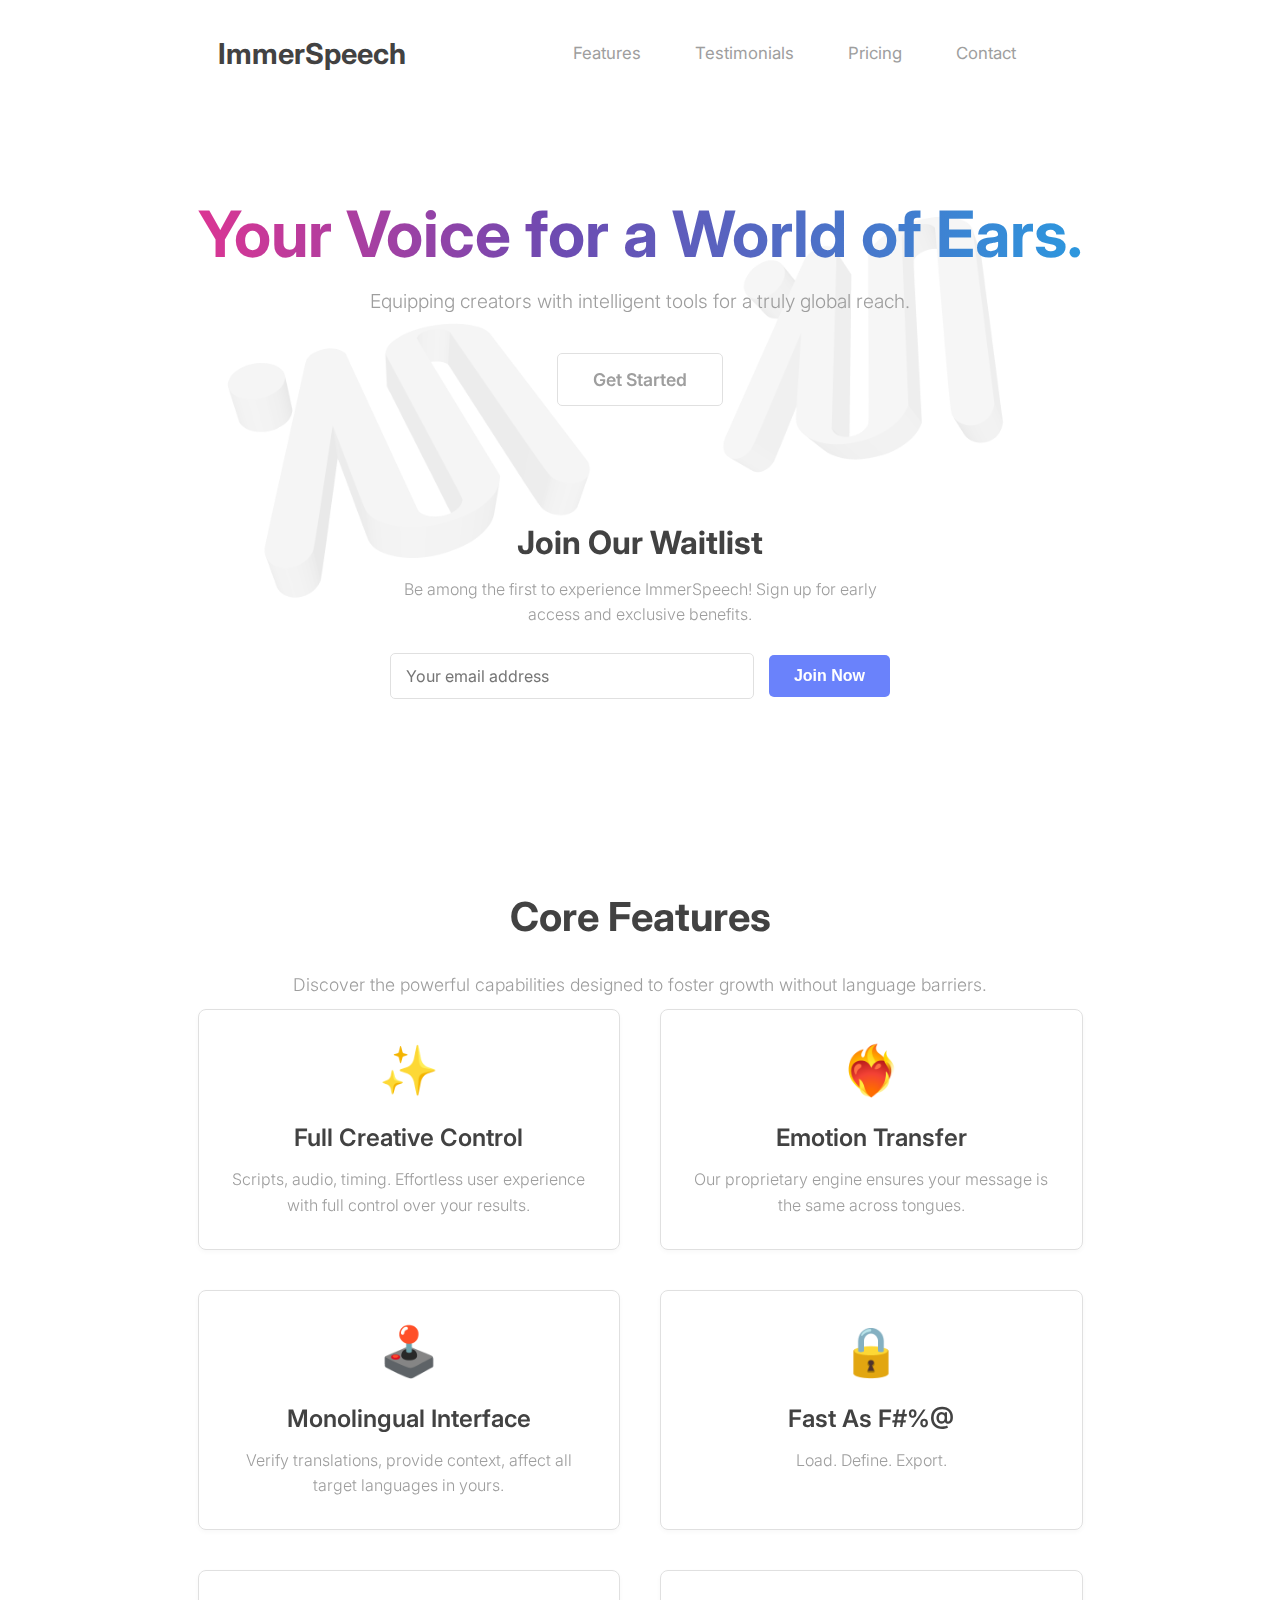
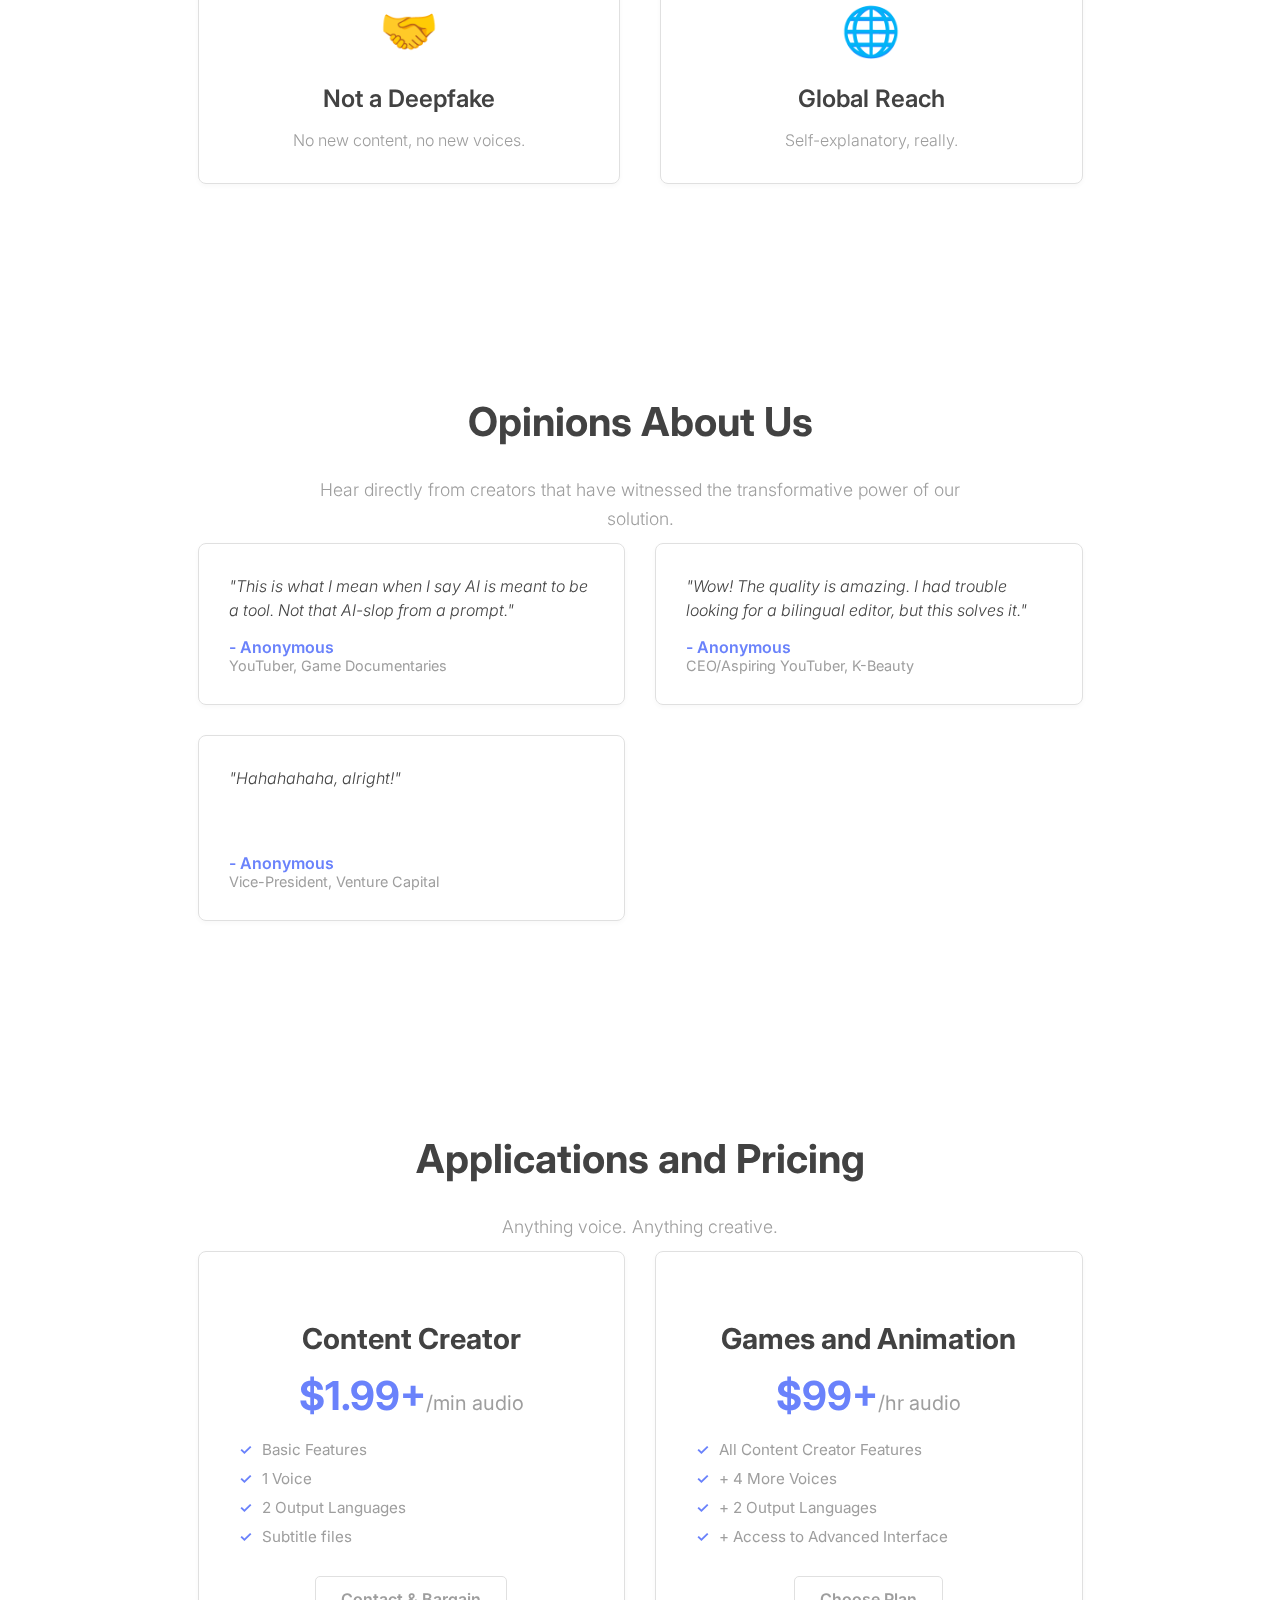
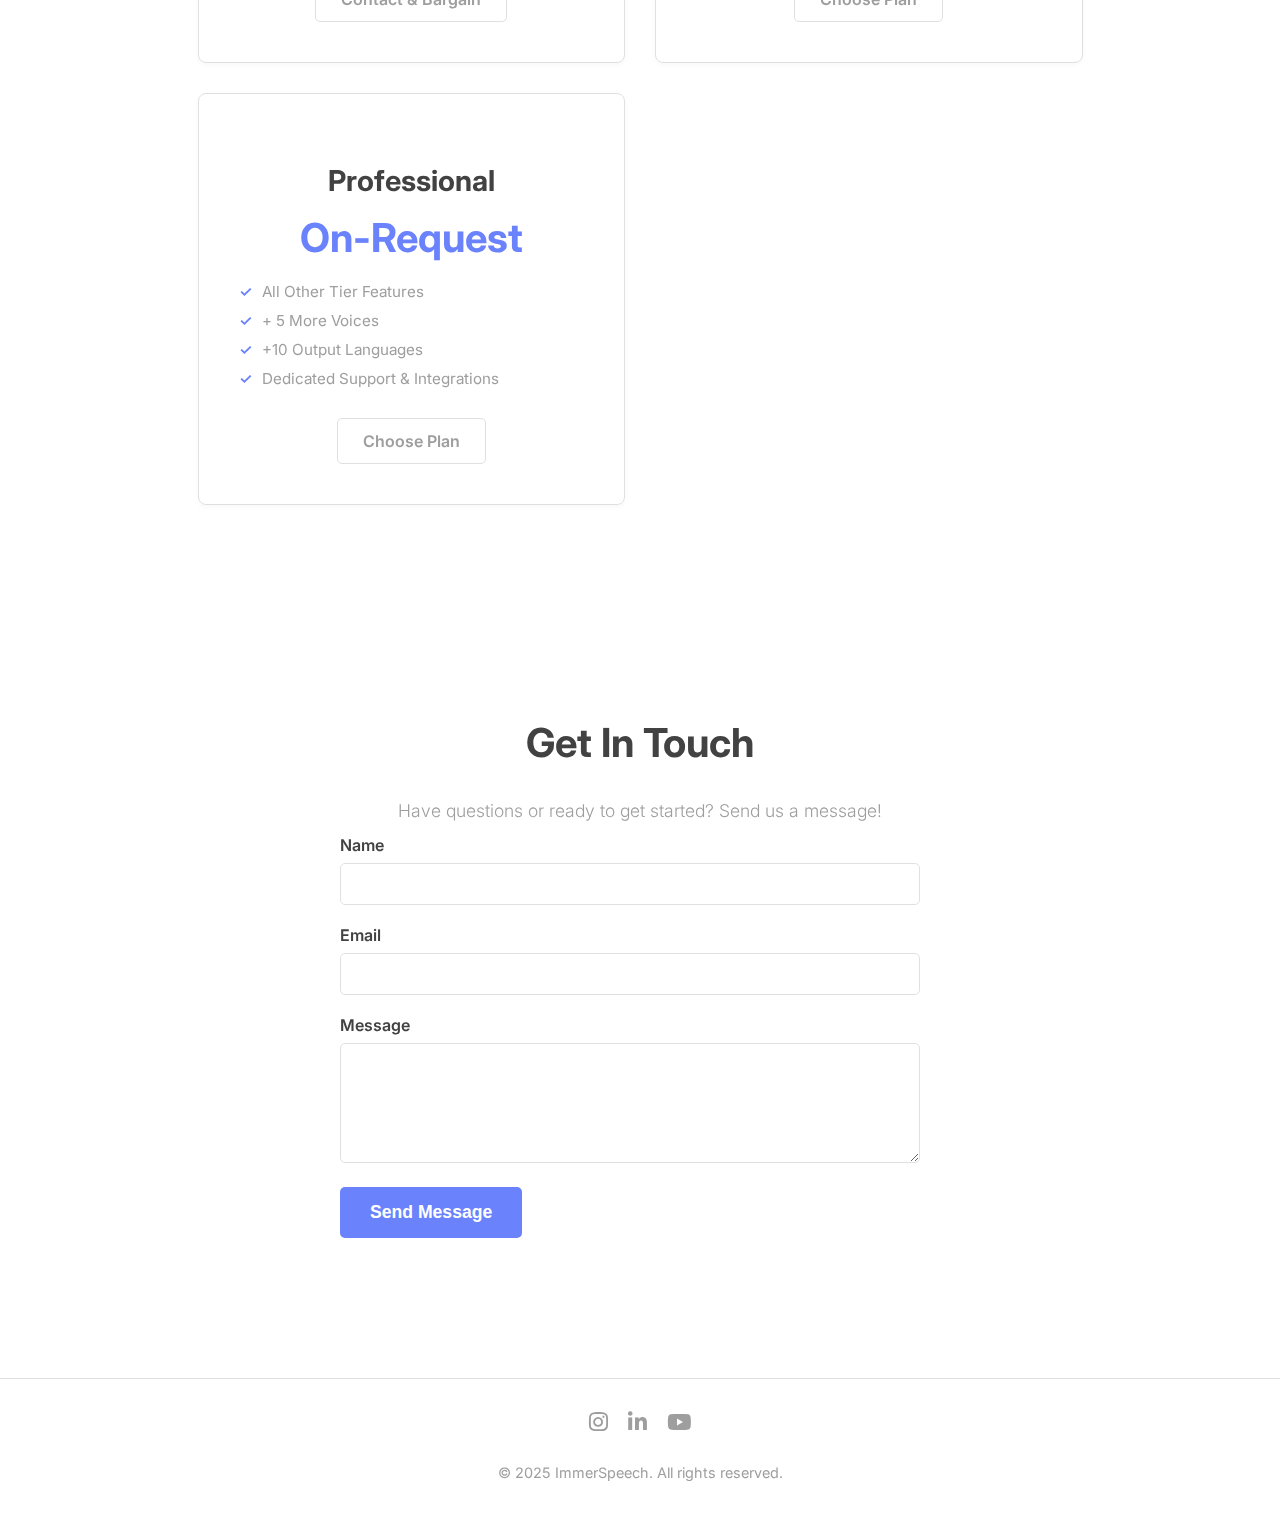
<file: public/index.html>
<!DOCTYPE html>
<html lang="en">
<head>
    <meta charset="UTF-8">
    <meta name="viewport" content="width=device-width, initial-scale=1.0">
    <title>ImmerSpeech - Be You. Be Global.</title>
    <link href="https://fonts.googleapis.com/css2?family=Inter:wght@300;400;600;700&display=swap" rel="stylesheet">
    <!-- Font Awesome for icons -->
    <link rel="stylesheet" href="https://cdnjs.cloudflare.com/ajax/libs/font-awesome/6.0.0-beta3/css/all.min.css">
    <link rel="stylesheet" href="style.css">
</head>
<body>
    <!-- Background Pattern Canvas -->
    <canvas id="backgroundPatternCanvas"></canvas>

    <img src="assets/images/left3d.png" alt="Decorative Left Background" class="background-image-left">
    <img src="assets/images/right3d.png" alt="Decorative Right Background" class="background-image-right">


    <div class="container">
        <header class="header" id="mainHeader">
            <a href="#hero" class="logo">ImmerSpeech</a>
            <nav>
                <ul class="nav-menu" id="navMenu">
                    <li><a href="#features">Features</a></li>
                    <li><a href="#testimonials">Testimonials</a></li>
                    <li><a href="#pricing">Pricing</a></li>
                    <li><a href="#contact">Contact</a></li>
                </ul>
            </nav>
            <div class="hamburger" id="hamburger">
                <i class="fas fa-bars"></i>
            </div>
        </header>

        <!-- Running Reviews Line -->
        <!-- <div class="reviews-line">
            <div class="reviews-content">
                <span>"Absolutely transformed our workflow!" - Tech Innovators Inc.</span>
                <span>"Sleek design and powerful features." - Creative Solutions Co.</span>
                <span>"A must-have for any modern startup." - Future Forward Ltd.</span>
                <span>"Highly recommended, truly a game-changer." - Global Ventures</span>
                <span>"Intuitive and incredibly effective." - Digital Pioneers</span>
                <span>"The best solution we've found so far." - Visionary Corp.</span>
            </div>
        </div> -->

        <main id="hero" class="hero-section">
            <h1>Your Voice for a World of Ears.</h1>
            <p>Equipping creators with intelligent tools for a truly global reach.</p>
            <a href="#contact" class="cta-button">Get Started</a>
        </main>

        <!-- Waitlist Section -->
        <section class="waitlist-section">
            <h2>Join Our Waitlist</h2>
            <p>Be among the first to experience ImmerSpeech! Sign up for early access and exclusive benefits.</p>
            <form class="waitlist-form" id="waitlistForm" action="https://docs.google.com/forms/d/e/1FAIpQLScuDPbjI7Hhz46u4kgRx5hNQY79x7JAx__PL3XXI3DzKOFxWQ/formResponse" method="POST" target="_blank">
                <input type="email" id="waitlistEmail" placeholder="Your email address" name = "entry.872865219" required>
                <button type="submit">Join Now</button>
            </form>
            <div id="waitlist-message"></div>
        </section>

        <section id="features">
            <h2>Core Features</h2>
            <p>Discover the powerful capabilities designed to foster growth without language barriers.</p>
            <div class="features-grid">
                <div class="feature-item">
                    <div class="feature-icon">✨</div>
                    <h3>Full Creative Control</h3>
                    <p>Scripts, audio, timing. Effortless user experience with full control over your results.</p>
                </div>
                <div class="feature-item">
                    <div class="feature-icon">❤️‍🔥</div>
                    <h3>Emotion Transfer</h3>
                    <p>Our proprietary engine ensures your message is the same across tongues.</p>
                </div>
                <div class="feature-item">
                    <div class="feature-icon">🕹️</div>
                    <h3>Monolingual Interface</h3>
                    <p>Verify translations, provide context, affect all target languages in yours.</p>
                </div>
                <div class="feature-item">
                    <div class="feature-icon">🔒</div>
                    <h3>Fast As F#%@</h3>
                    <p>Load. Define. Export.</p>
                </div>
                <div class="feature-item">
                    <div class="feature-icon">🤝</div>
                    <h3>Not a Deepfake</h3>
                    <p>No new content, no new voices.</p>
                </div>
                <div class="feature-item">
                    <div class="feature-icon">🌐</div>
                    <h3>Global Reach</h3>
                    <p>Self-explanatory, really.</p>
                </div>
            </div>
        </section>

        <section id="testimonials">
            <h2>Opinions About Us</h2>
            <p>Hear directly from creators that have witnessed the transformative power of our solution.</p>
            <div class="testimonials-grid">
                <div class="testimonial-item">
                    <p>"This is what I mean when I say AI is meant to be a tool. Not that AI-slop from a prompt."</p>
                    <div class="testimonial-author">- Anonymous</div>
                    <div class="testimonial-company">YouTuber, Game Documentaries</div>
                </div>
                <div class="testimonial-item">
                    <p>"Wow! The quality is amazing. I had trouble looking for a bilingual editor, but this solves it."</p>
                    <div class="testimonial-author">- Anonymous</div>
                    <div class="testimonial-company">CEO/Aspiring YouTuber, K-Beauty</div>
                </div>
                <div class="testimonial-item">
                    <p>"Hahahahaha, alright!"<br><br><br></p>
                    <div class="testimonial-author">- Anonymous</div>
                    <div class="testimonial-company">Vice-President, Venture Capital</div>
                </div>
            </div>
        </section>

        <section id="pricing">
            <h2>Applications and Pricing</h2>
            <p>Anything voice. Anything creative.</p>
            <div class="pricing-grid">
                <div class="pricing-plan">
                    <h3>Content Creator</h3>
                    <div class="price">$1.99+<span>/min audio</span></div>
                    <ul>
                        <li>Basic Features</li>
                        <li>1 Voice</li>
                        <li>2 Output Languages</li>
                        <li>Subtitle files</li>
                    </ul>
                    <a href="#contact" class="cta-button">Contact & Bargain</a>
                </div>
                <div class="pricing-plan">
                    <h3>Games and Animation</h3>
                    <div class="price">$99+<span>/hr audio</span></div>
                    <ul>
                        <li>All Content Creator Features</li>
                        <li>+ 4 More Voices</li>
                        <li>+ 2 Output Languages</li>
                        <li>+ Access to Advanced Interface</li>
                    </ul>
                    <a href="#contact" class="cta-button">Choose Plan</a>
                </div>
                <div class="pricing-plan">
                    <h3>Professional</h3>
                    <div class="price">On-Request</span></div>
                    <ul>
                        <li>All Other Tier Features</li>
                        <li>+ 5 More Voices</li>
                        <li>+10 Output Languages</li>
                        <li>Dedicated Support & Integrations</li>
                    </ul>
                    <a href="#contact" class="cta-button">Choose Plan</a>
                </div>
            </div>
        </section>

        <section id="contact">
            <h2>Get In Touch</h2>
            <p>Have questions or ready to get started? Send us a message!</p>
            <form class="contact-form" action="https://docs.google.com/forms/d/e/1FAIpQLSehPQt2rnd4gC--mss2XfktpeetIotuIt2fqZCo0PfTJdaWrA/formResponse" method="POST" target="_blank" onsubmit="formSubmitted();">
                <label for="name">Name</label>
                <input type="text" id="name" name="entry.893870432" required>

                <label for="email">Email</label>
                <input type="email" id="email" name="entry.34614224" required>

                <label for="message">Message</label>
                <textarea id="message" name="entry.1875203694" required></textarea>

                <button type="submit">Send Message</button>
            </form>
        </section>
    </div>

    <footer class="footer">
        <div class="social-media-icons">
            <a href="https://www.instagram.com/immerspeech/" target="_blank" aria-label="Instagram"><i class="fab fa-instagram"></i></a>
            <a href="https://www.linkedin.com/company/immerspeech/" target="_blank" aria-label="LinkedIn"><i class="fab fa-linkedin-in"></i></a>
            <a href="https://www.youtube.com/@Immerspeech" target="_blank" aria-label="YouTube"><i class="fab fa-youtube"></i></a>
        </div>
        <p>&copy; 2025 ImmerSpeech. All rights reserved.</p>
    </footer>

    <!-- Firebase SDKs -->
    <script type="module" src="script.js"></script>
</body>
</html>
</file>
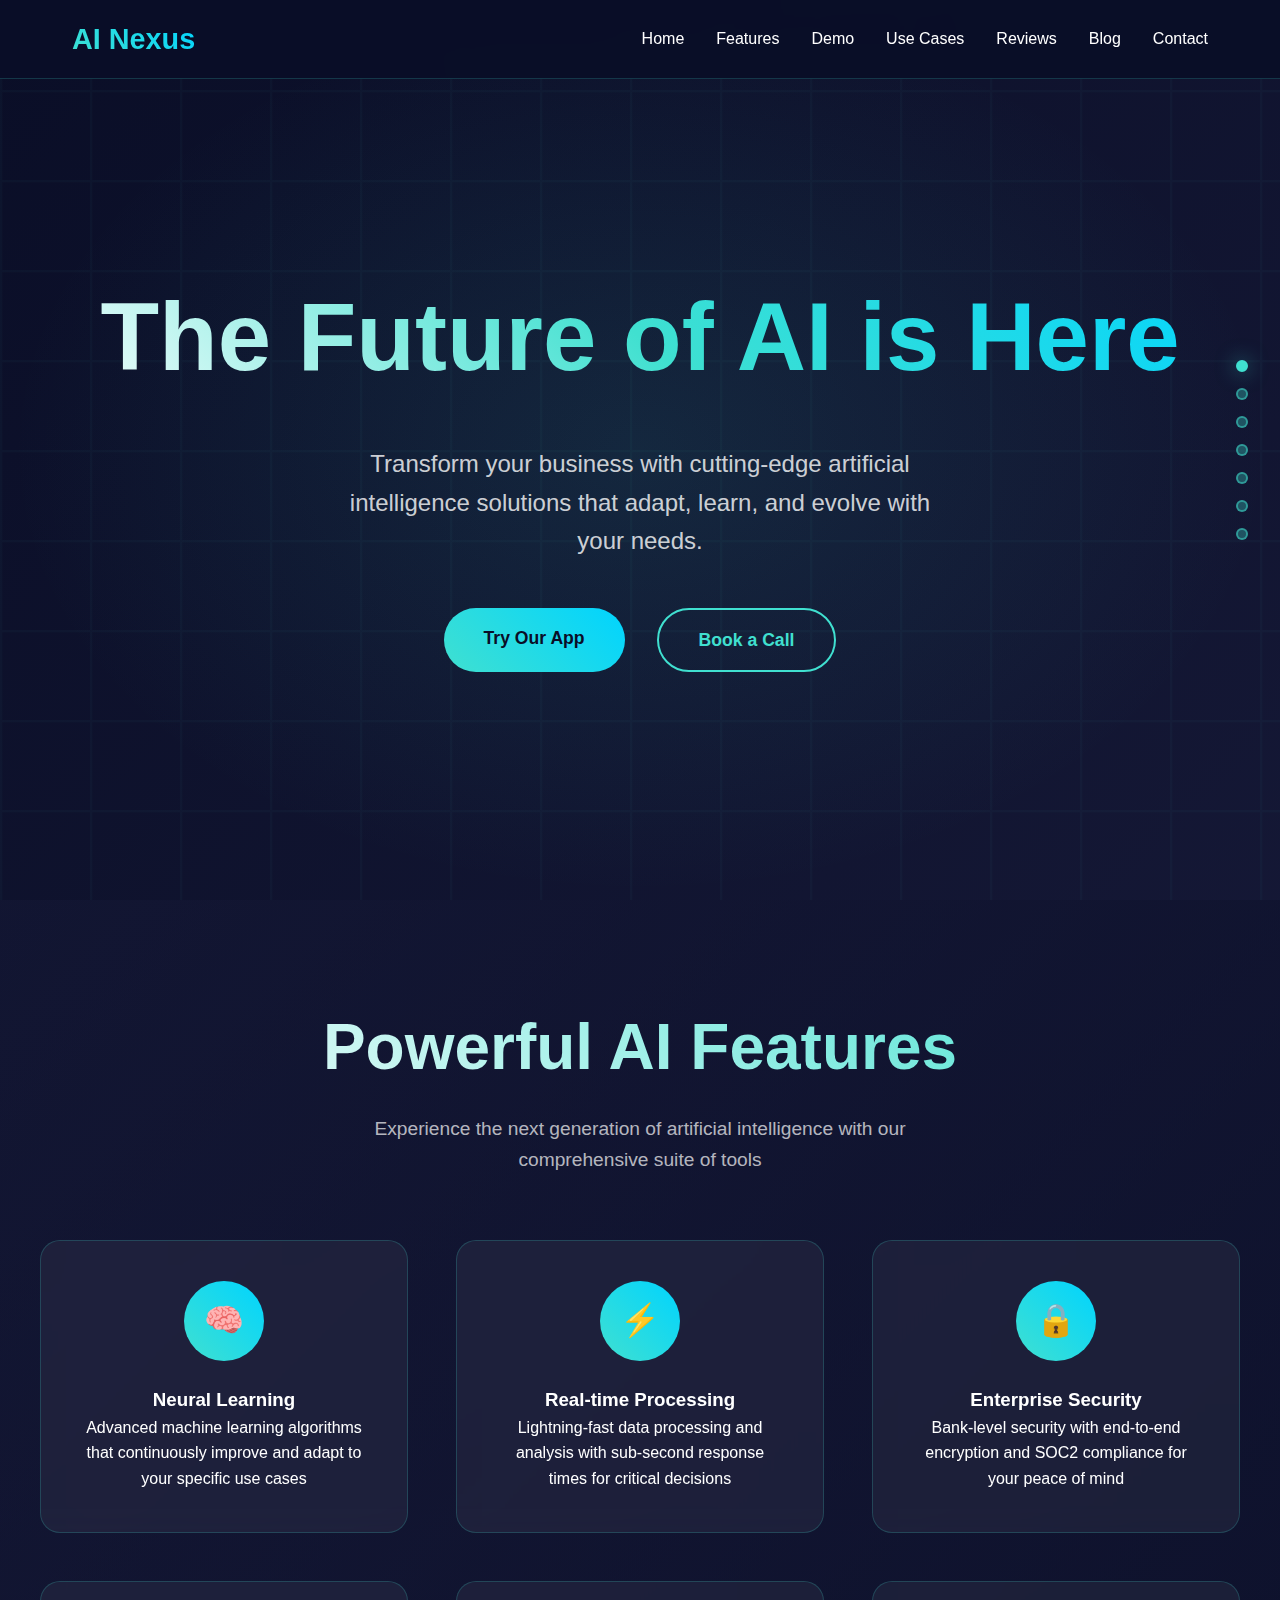
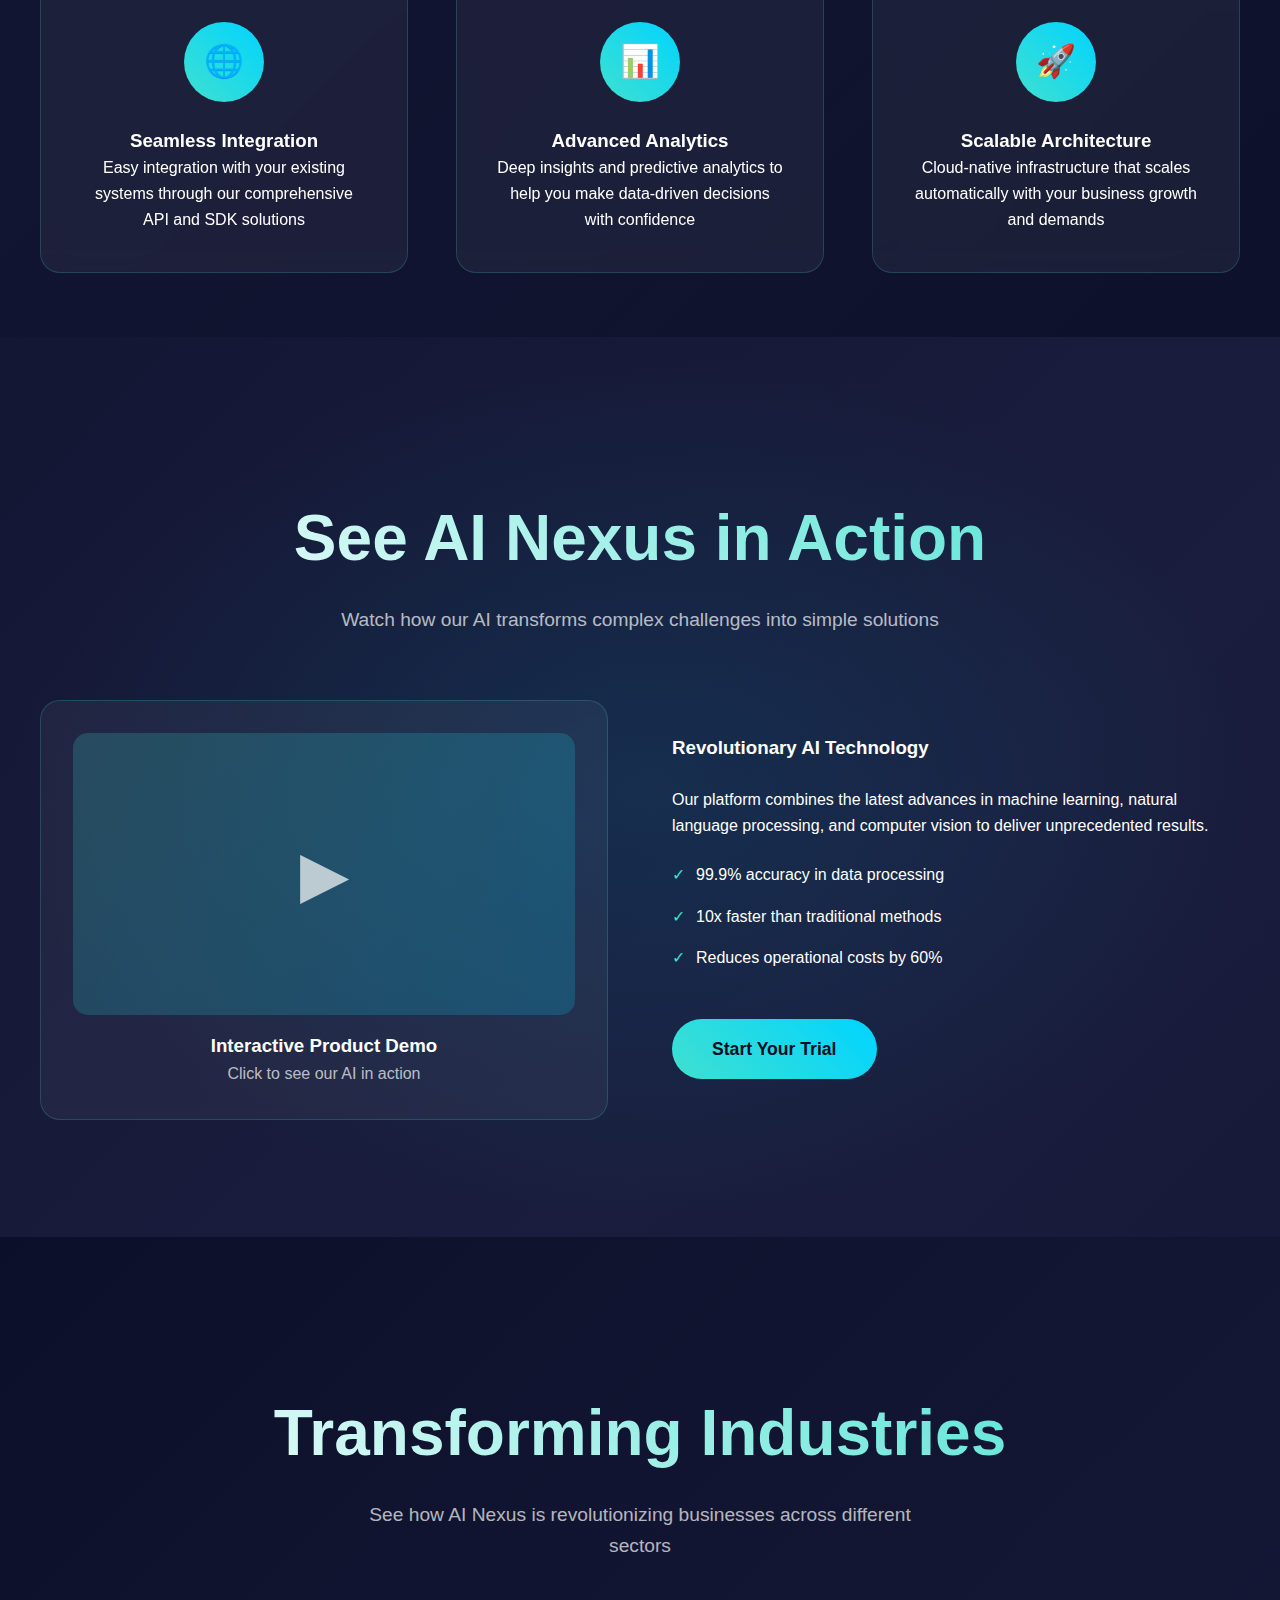
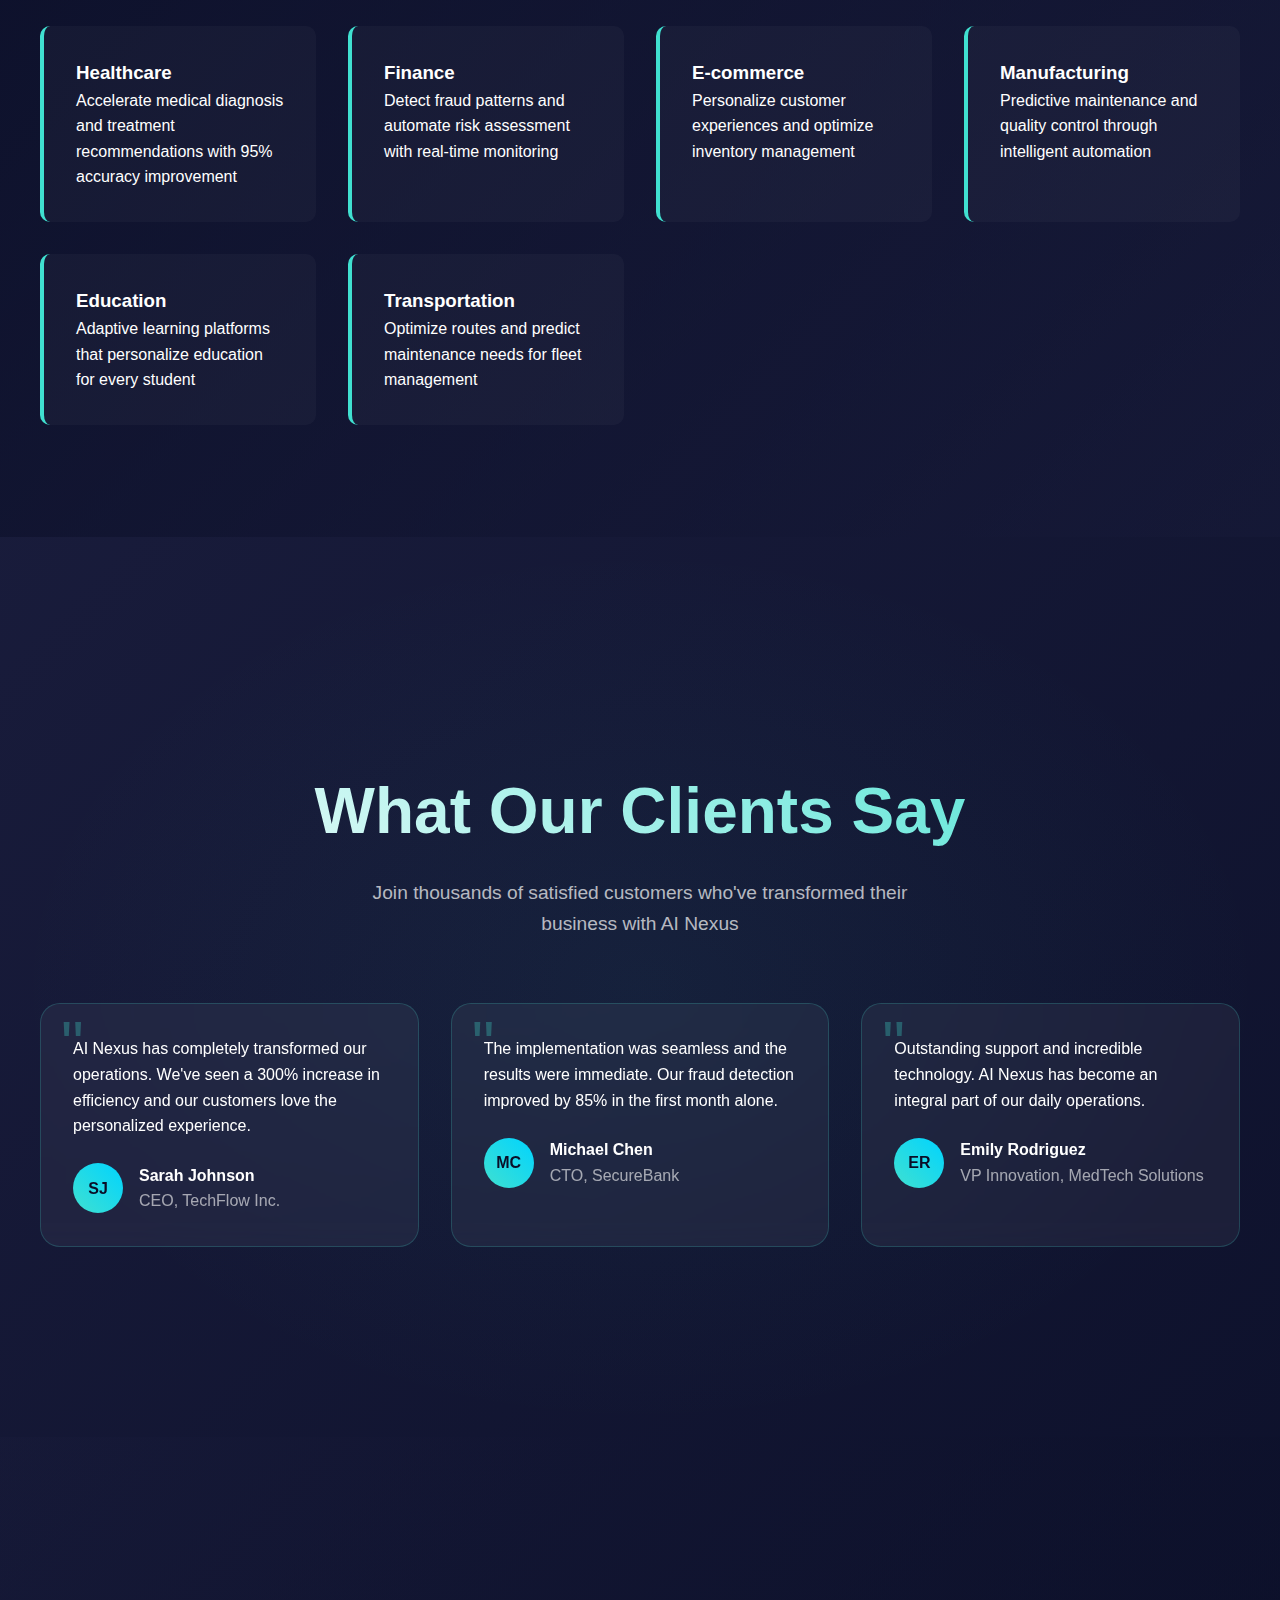
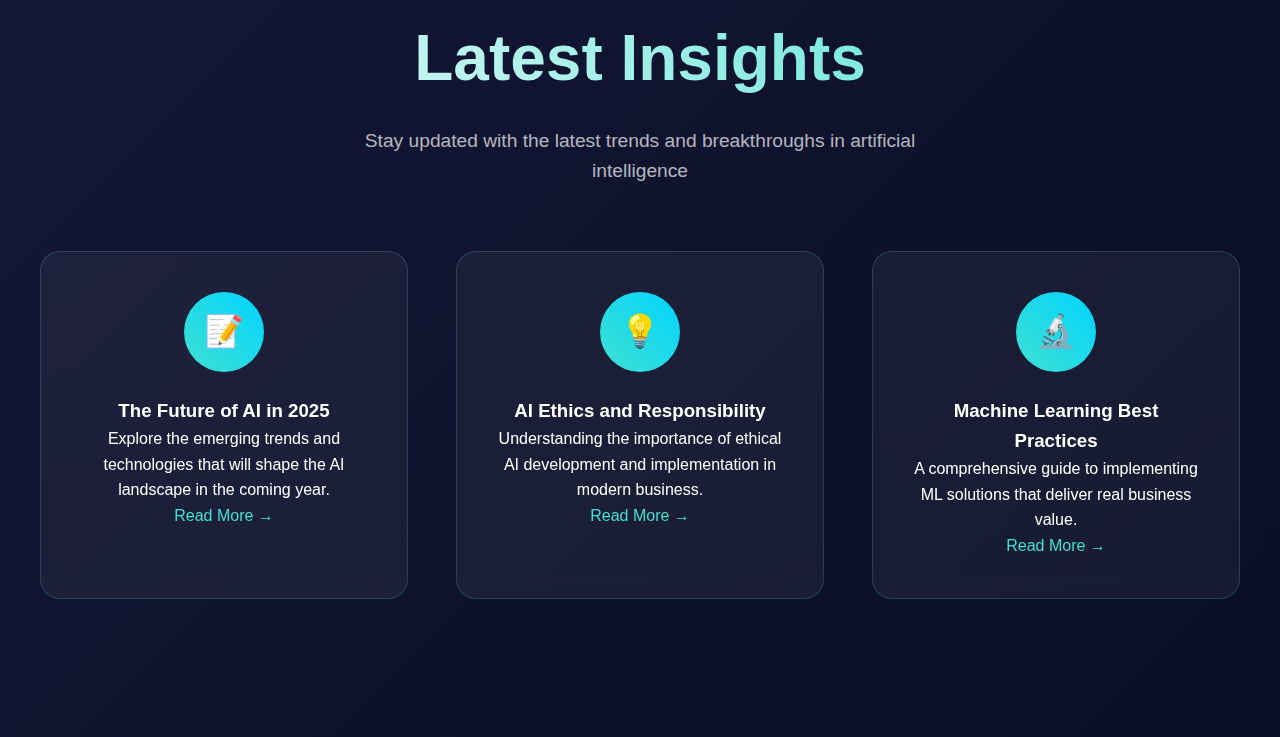
<file: ai-startup-landing.html>
<!DOCTYPE html>
<html lang="en">
<head>
    <meta charset="UTF-8">
    <meta name="viewport" content="width=device-width, initial-scale=1.0">
    <title>AI Nexus - The Future of Intelligent Solutions</title>
    <style>
        * {
            margin: 0;
            padding: 0;
            box-sizing: border-box;
        }

        body {
            font-family: 'Inter', -apple-system, BlinkMacSystemFont, sans-serif;
            background: linear-gradient(135deg, #0a0e27 0%, #1a1d3d 50%, #0a0e27 100%);
            color: #ffffff;
            overflow-x: hidden;
            line-height: 1.6;
        }

        /* Navigation */
        nav {
            position: fixed;
            top: 0;
            width: 100%;
            background: rgba(10, 14, 39, 0.95);
            backdrop-filter: blur(15px);
            border-bottom: 1px solid rgba(64, 224, 208, 0.2);
            z-index: 1000;
            padding: 1rem 0;
            transition: all 0.3s ease;
        }

        .nav-container {
            max-width: 1200px;
            margin: 0 auto;
            display: flex;
            justify-content: space-between;
            align-items: center;
            padding: 0 2rem;
        }

        .logo {
            font-size: 1.8rem;
            font-weight: 700;
            background: linear-gradient(45deg, #40e0d0, #00d4ff);
            -webkit-background-clip: text;
            -webkit-text-fill-color: transparent;
            background-clip: text;
        }

        .nav-links {
            display: flex;
            list-style: none;
            gap: 2rem;
        }

        .nav-links a {
            color: #ffffff;
            text-decoration: none;
            transition: all 0.3s ease;
            position: relative;
        }

        .nav-links a:hover {
            color: #40e0d0;
        }

        .nav-links a::after {
            content: '';
            position: absolute;
            bottom: -5px;
            left: 0;
            width: 0;
            height: 2px;
            background: linear-gradient(45deg, #40e0d0, #00d4ff);
            transition: width 0.3s ease;
        }

        .nav-links a:hover::after {
            width: 100%;
        }

        .mobile-menu {
            display: none;
            flex-direction: column;
            cursor: pointer;
        }

        .mobile-menu span {
            width: 25px;
            height: 3px;
            background: #40e0d0;
            margin: 3px 0;
            transition: 0.3s;
        }

        /* Floating Navigation Dots */
        .nav-dots {
            position: fixed;
            right: 2rem;
            top: 50%;
            transform: translateY(-50%);
            z-index: 1000;
            display: flex;
            flex-direction: column;
            gap: 1rem;
        }

        .nav-dot {
            width: 12px;
            height: 12px;
            border-radius: 50%;
            background: rgba(64, 224, 208, 0.3);
            border: 2px solid rgba(64, 224, 208, 0.5);
            cursor: pointer;
            transition: all 0.3s ease;
            position: relative;
        }

        .nav-dot.active {
            background: #40e0d0;
            border-color: #40e0d0;
            box-shadow: 0 0 20px rgba(64, 224, 208, 0.6);
        }

        .nav-dot:hover {
            transform: scale(1.2);
        }

        .nav-dot::after {
            content: attr(data-tooltip);
            position: absolute;
            right: 120%;
            top: 50%;
            transform: translateY(-50%);
            background: rgba(10, 14, 39, 0.95);
            color: #40e0d0;
            padding: 0.5rem 1rem;
            border-radius: 8px;
            font-size: 0.8rem;
            white-space: nowrap;
            opacity: 0;
            pointer-events: none;
            transition: opacity 0.3s ease;
            border: 1px solid rgba(64, 224, 208, 0.3);
        }

        .nav-dot:hover::after {
            opacity: 1;
        }

        /* Sections */
        section {
            min-height: 100vh;
            padding: 6rem 2rem 4rem;
            display: flex;
            align-items: center;
            position: relative;
        }

        .container {
            max-width: 1200px;
            margin: 0 auto;
            width: 100%;
        }

        /* Hero Section */
        .hero {
            background: radial-gradient(ellipse at center, rgba(64, 224, 208, 0.1) 0%, transparent 70%);
            position: relative;
            overflow: hidden;
        }

        .hero::before {
            content: '';
            position: absolute;
            top: 0;
            left: 0;
            right: 0;
            bottom: 0;
            background: url('data:image/svg+xml,<svg xmlns="http://www.w3.org/2000/svg" viewBox="0 0 100 100"><defs><pattern id="grid" width="10" height="10" patternUnits="userSpaceOnUse"><path d="M 10 0 L 0 0 0 10" fill="none" stroke="rgba(64,224,208,0.1)" stroke-width="0.5"/></pattern></defs><rect width="100" height="100" fill="url(%23grid)"/></svg>');
            opacity: 0.3;
        }

        .hero-content {
            text-align: center;
            position: relative;
            z-index: 2;
        }

        .hero h1 {
            font-size: clamp(3rem, 8vw, 6rem);
            font-weight: 800;
            margin-bottom: 2rem;
            background: linear-gradient(45deg, #ffffff, #40e0d0, #00d4ff);
            -webkit-background-clip: text;
            -webkit-text-fill-color: transparent;
            background-clip: text;
            animation: float 6s ease-in-out infinite;
        }

        .hero p {
            font-size: 1.5rem;
            margin-bottom: 3rem;
            color: rgba(255, 255, 255, 0.8);
            max-width: 600px;
            margin-left: auto;
            margin-right: auto;
        }

        .cta-buttons {
            display: flex;
            gap: 2rem;
            justify-content: center;
            flex-wrap: wrap;
        }

        .btn {
            padding: 1rem 2.5rem;
            border: none;
            border-radius: 50px;
            font-size: 1.1rem;
            font-weight: 600;
            cursor: pointer;
            transition: all 0.3s ease;
            text-decoration: none;
            display: inline-block;
            position: relative;
            overflow: hidden;
        }

        .btn-primary {
            background: linear-gradient(45deg, #40e0d0, #00d4ff);
            color: #0a0e27;
        }

        .btn-primary:hover {
            transform: translateY(-3px);
            box-shadow: 0 15px 30px rgba(64, 224, 208, 0.4);
        }

        .btn-secondary {
            background: transparent;
            color: #40e0d0;
            border: 2px solid #40e0d0;
        }

        .btn-secondary:hover {
            background: #40e0d0;
            color: #0a0e27;
            transform: translateY(-3px);
        }

        /* Features Section */
        .features {
            background: linear-gradient(135deg, rgba(26, 29, 61, 0.3) 0%, rgba(10, 14, 39, 0.8) 100%);
        }

        .features-grid {
            display: grid;
            grid-template-columns: repeat(auto-fit, minmax(300px, 1fr));
            gap: 3rem;
            margin-top: 4rem;
        }

        .feature-card {
            background: rgba(255, 255, 255, 0.05);
            backdrop-filter: blur(10px);
            border: 1px solid rgba(64, 224, 208, 0.2);
            border-radius: 20px;
            padding: 2.5rem;
            text-align: center;
            transition: all 0.3s ease;
            position: relative;
            overflow: hidden;
        }

        .feature-card::before {
            content: '';
            position: absolute;
            top: 0;
            left: -100%;
            width: 100%;
            height: 100%;
            background: linear-gradient(90deg, transparent, rgba(64, 224, 208, 0.1), transparent);
            transition: left 0.6s ease;
        }

        .feature-card:hover::before {
            left: 100%;
        }

        .feature-card:hover {
            transform: translateY(-10px);
            border-color: #40e0d0;
            box-shadow: 0 20px 40px rgba(64, 224, 208, 0.2);
        }

        .feature-icon {
            width: 80px;
            height: 80px;
            margin: 0 auto 1.5rem;
            background: linear-gradient(45deg, #40e0d0, #00d4ff);
            border-radius: 50%;
            display: flex;
            align-items: center;
            justify-content: center;
            font-size: 2rem;
        }

        /* Demo Section */
        .demo {
            background: radial-gradient(ellipse at center, rgba(0, 212, 255, 0.1) 0%, transparent 70%);
        }

        .demo-container {
            display: grid;
            grid-template-columns: 1fr 1fr;
            gap: 4rem;
            align-items: center;
        }

        .demo-video {
            background: rgba(255, 255, 255, 0.05);
            border-radius: 20px;
            padding: 2rem;
            border: 1px solid rgba(64, 224, 208, 0.2);
        }

        .video-placeholder {
            aspect-ratio: 16/9;
            background: linear-gradient(135deg, rgba(64, 224, 208, 0.2), rgba(0, 212, 255, 0.2));
            border-radius: 15px;
            display: flex;
            align-items: center;
            justify-content: center;
            font-size: 4rem;
            color: rgba(255, 255, 255, 0.7);
            cursor: pointer;
            transition: all 0.3s ease;
        }

        .video-placeholder:hover {
            transform: scale(1.02);
            box-shadow: 0 20px 40px rgba(64, 224, 208, 0.3);
        }

        /* Use Cases Section */
        .use-cases {
            background: linear-gradient(135deg, rgba(10, 14, 39, 0.9) 0%, rgba(26, 29, 61, 0.3) 100%);
        }

        .use-cases-grid {
            display: grid;
            grid-template-columns: repeat(auto-fit, minmax(250px, 1fr));
            gap: 2rem;
            margin-top: 3rem;
        }

        .use-case-item {
            background: rgba(255, 255, 255, 0.03);
            border-left: 4px solid #40e0d0;
            padding: 2rem;
            border-radius: 10px;
            transition: all 0.3s ease;
        }

        .use-case-item:hover {
            background: rgba(255, 255, 255, 0.08);
            transform: translateX(10px);
        }

        /* Testimonials */
        .testimonials {
            background: radial-gradient(ellipse at center, rgba(64, 224, 208, 0.05) 0%, transparent 70%);
        }

        .testimonials-grid {
            display: grid;
            grid-template-columns: repeat(auto-fit, minmax(350px, 1fr));
            gap: 2rem;
            margin-top: 3rem;
        }

        .testimonial-card {
            background: rgba(255, 255, 255, 0.05);
            backdrop-filter: blur(10px);
            border: 1px solid rgba(64, 224, 208, 0.2);
            border-radius: 20px;
            padding: 2rem;
            position: relative;
        }

        .testimonial-card::before {
            content: '"';
            position: absolute;
            top: -10px;
            left: 20px;
            font-size: 4rem;
            color: #40e0d0;
            opacity: 0.3;
        }

        .testimonial-author {
            display: flex;
            align-items: center;
            gap: 1rem;
            margin-top: 1.5rem;
        }

        .author-avatar {
            width: 50px;
            height: 50px;
            border-radius: 50%;
            background: linear-gradient(45deg, #40e0d0, #00d4ff);
            display: flex;
            align-items: center;
            justify-content: center;
            color: #0a0e27;
            font-weight: bold;
        }

        /* Contact Section */
        .contact {
            background: linear-gradient(135deg, rgba(26, 29, 61, 0.3) 0%, rgba(10, 14, 39, 0.9) 100%);
        }

        .contact-container {
            display: grid;
            grid-template-columns: 1fr 1fr;
            gap: 4rem;
            align-items: start;
        }

        .contact-form {
            background: rgba(255, 255, 255, 0.05);
            backdrop-filter: blur(10px);
            border: 1px solid rgba(64, 224, 208, 0.2);
            border-radius: 20px;
            padding: 2.5rem;
        }

        .form-group {
            margin-bottom: 1.5rem;
        }

        .form-group label {
            display: block;
            margin-bottom: 0.5rem;
            color: #40e0d0;
            font-weight: 500;
        }

        .form-group input,
        .form-group textarea,
        .form-group select {
            width: 100%;
            padding: 1rem;
            border: 1px solid rgba(64, 224, 208, 0.3);
            border-radius: 10px;
            background: rgba(255, 255, 255, 0.05);
            color: #ffffff;
            font-size: 1rem;
            transition: all 0.3s ease;
        }

        .form-group input:focus,
        .form-group textarea:focus,
        .form-group select:focus {
            outline: none;
            border-color: #40e0d0;
            box-shadow: 0 0 20px rgba(64, 224, 208, 0.2);
        }

        /* Animations */
        @keyframes float {
            0%, 100% { transform: translateY(0px); }
            50% { transform: translateY(-20px); }
        }

        @keyframes fadeInUp {
            from {
                opacity: 0;
                transform: translateY(30px);
            }
            to {
                opacity: 1;
                transform: translateY(0);
            }
        }

        .fade-in-up {
            animation: fadeInUp 0.8s ease forwards;
        }

        /* Section Headers */
        .section-header {
            text-align: center;
            margin-bottom: 4rem;
        }

        .section-header h2 {
            font-size: clamp(2.5rem, 5vw, 4rem);
            font-weight: 700;
            margin-bottom: 1rem;
            background: linear-gradient(45deg, #ffffff, #40e0d0);
            -webkit-background-clip: text;
            -webkit-text-fill-color: transparent;
            background-clip: text;
        }

        .section-header p {
            font-size: 1.2rem;
            color: rgba(255, 255, 255, 0.7);
            max-width: 600px;
            margin: 0 auto;
        }

        /* Responsive Design */
        @media (max-width: 768px) {
            .nav-links {
                display: none;
            }

            .mobile-menu {
                display: flex;
            }

            .nav-dots {
                right: 1rem;
            }

            .demo-container,
            .contact-container {
                grid-template-columns: 1fr;
                gap: 2rem;
            }

            .cta-buttons {
                flex-direction: column;
                align-items: center;
            }

            .hero h1 {
                font-size: 3rem;
            }

            .hero p {
                font-size: 1.2rem;
            }

            section {
                padding: 4rem 1rem 2rem;
            }

            .nav-container {
                padding: 0 1rem;
            }
        }

        @media (max-width: 480px) {
            .nav-dots {
                display: none;
            }

            .features-grid,
            .testimonials-grid {
                grid-template-columns: 1fr;
            }

            .use-cases-grid {
                grid-template-columns: 1fr;
            }
        }

        /* Loading Animation */
        .loading {
            display: inline-block;
            width: 20px;
            height: 20px;
            border: 3px solid rgba(64, 224, 208, 0.3);
            border-radius: 50%;
            border-top-color: #40e0d0;
            animation: spin 1s ease-in-out infinite;
        }

        @keyframes spin {
            to { transform: rotate(360deg); }
        }

        /* Success message */
        .success-message {
            background: rgba(64, 224, 208, 0.2);
            border: 1px solid #40e0d0;
            border-radius: 10px;
            padding: 1rem;
            margin-top: 1rem;
            text-align: center;
            color: #40e0d0;
            display: none;
        }
    </style>
</head>
<body>
    <!-- Navigation -->
    <nav id="navbar">
        <div class="nav-container">
            <div class="logo">AI Nexus</div>
            <ul class="nav-links">
                <li><a href="#home">Home</a></li>
                <li><a href="#features">Features</a></li>
                <li><a href="#demo">Demo</a></li>
                <li><a href="#use-cases">Use Cases</a></li>
                <li><a href="#testimonials">Reviews</a></li>
                <li><a href="#blog">Blog</a></li>
                <li><a href="#contact">Contact</a></li>
            </ul>
            <div class="mobile-menu">
                <span></span>
                <span></span>
                <span></span>
            </div>
        </div>
    </nav>

    <!-- Floating Navigation Dots -->
    <div class="nav-dots">
        <div class="nav-dot active" data-section="home" data-tooltip="Home"></div>
        <div class="nav-dot" data-section="features" data-tooltip="Features"></div>
        <div class="nav-dot" data-section="demo" data-tooltip="Demo"></div>
        <div class="nav-dot" data-section="use-cases" data-tooltip="Use Cases"></div>
        <div class="nav-dot" data-section="testimonials" data-tooltip="Reviews"></div>
        <div class="nav-dot" data-section="blog" data-tooltip="Blog"></div>
        <div class="nav-dot" data-section="contact" data-tooltip="Contact"></div>
    </div>

    <!-- Hero Section -->
    <section id="home" class="hero">
        <div class="container">
            <div class="hero-content">
                <h1>The Future of AI is Here</h1>
                <p>Transform your business with cutting-edge artificial intelligence solutions that adapt, learn, and evolve with your needs.</p>
                <div class="cta-buttons">
                    <a href="#demo" class="btn btn-primary">Try Our App</a>
                    <a href="#contact" class="btn btn-secondary">Book a Call</a>
                </div>
            </div>
        </div>
    </section>

    <!-- Features Section -->
    <section id="features" class="features">
        <div class="container">
            <div class="section-header">
                <h2>Powerful AI Features</h2>
                <p>Experience the next generation of artificial intelligence with our comprehensive suite of tools</p>
            </div>
            <div class="features-grid">
                <div class="feature-card">
                    <div class="feature-icon">🧠</div>
                    <h3>Neural Learning</h3>
                    <p>Advanced machine learning algorithms that continuously improve and adapt to your specific use cases</p>
                </div>
                <div class="feature-card">
                    <div class="feature-icon">⚡</div>
                    <h3>Real-time Processing</h3>
                    <p>Lightning-fast data processing and analysis with sub-second response times for critical decisions</p>
                </div>
                <div class="feature-card">
                    <div class="feature-icon">🔒</div>
                    <h3>Enterprise Security</h3>
                    <p>Bank-level security with end-to-end encryption and SOC2 compliance for your peace of mind</p>
                </div>
                <div class="feature-card">
                    <div class="feature-icon">🌐</div>
                    <h3>Seamless Integration</h3>
                    <p>Easy integration with your existing systems through our comprehensive API and SDK solutions</p>
                </div>
                <div class="feature-card">
                    <div class="feature-icon">📊</div>
                    <h3>Advanced Analytics</h3>
                    <p>Deep insights and predictive analytics to help you make data-driven decisions with confidence</p>
                </div>
                <div class="feature-card">
                    <div class="feature-icon">🚀</div>
                    <h3>Scalable Architecture</h3>
                    <p>Cloud-native infrastructure that scales automatically with your business growth and demands</p>
                </div>
            </div>
        </div>
    </section>

    <!-- Demo Section -->
    <section id="demo" class="demo">
        <div class="container">
            <div class="section-header">
                <h2>See AI Nexus in Action</h2>
                <p>Watch how our AI transforms complex challenges into simple solutions</p>
            </div>
            <div class="demo-container">
                <div class="demo-video">
                    <div class="video-placeholder" onclick="playDemo()">▶</div>
                    <h3 style="margin-top: 1rem; text-align: center;">Interactive Product Demo</h3>
                    <p style="text-align: center; color: rgba(255,255,255,0.7);">Click to see our AI in action</p>
                </div>
                <div class="demo-content">
                    <h3>Revolutionary AI Technology</h3>
                    <p style="margin: 1.5rem 0;">Our platform combines the latest advances in machine learning, natural language processing, and computer vision to deliver unprecedented results.</p>
                    <ul style="list-style: none; padding: 0;">
                        <li style="margin: 1rem 0; padding-left: 1.5rem; position: relative;">
                            <span style="position: absolute; left: 0; color: #40e0d0;">✓</span>
                            99.9% accuracy in data processing
                        </li>
                        <li style="margin: 1rem 0; padding-left: 1.5rem; position: relative;">
                            <span style="position: absolute; left: 0; color: #40e0d0;">✓</span>
                            10x faster than traditional methods
                        </li>
                        <li style="margin: 1rem 0; padding-left: 1.5rem; position: relative;">
                            <span style="position: absolute; left: 0; color: #40e0d0;">✓</span>
                            Reduces operational costs by 60%
                        </li>
                    </ul>
                    <a href="#contact" class="btn btn-primary" style="margin-top: 2rem;">Start Your Trial</a>
                </div>
            </div>
        </div>
    </section>

    <!-- Use Cases Section -->
    <section id="use-cases" class="use-cases">
        <div class="container">
            <div class="section-header">
                <h2>Transforming Industries</h2>
                <p>See how AI Nexus is revolutionizing businesses across different sectors</p>
            </div>
            <div class="use-cases-grid">
                <div class="use-case-item">
                    <h3>Healthcare</h3>
                    <p>Accelerate medical diagnosis and treatment recommendations with 95% accuracy improvement</p>
                </div>
                <div class="use-case-item">
                    <h3>Finance</h3>
                    <p>Detect fraud patterns and automate risk assessment with real-time monitoring</p>
                </div>
                <div class="use-case-item">
                    <h3>E-commerce</h3>
                    <p>Personalize customer experiences and optimize inventory management</p>
                </div>
                <div class="use-case-item">
                    <h3>Manufacturing</h3>
                    <p>Predictive maintenance and quality control through intelligent automation</p>
                </div>
                <div class="use-case-item">
                    <h3>Education</h3>
                    <p>Adaptive learning platforms that personalize education for every student</p>
                </div>
                <div class="use-case-item">
                    <h3>Transportation</h3>
                    <p>Optimize routes and predict maintenance needs for fleet management</p>
                </div>
            </div>
        </div>
    </section>

    <!-- Testimonials Section -->
    <section id="testimonials" class="testimonials">
        <div class="container">
            <div class="section-header">
                <h2>What Our Clients Say</h2>
                <p>Join thousands of satisfied customers who've transformed their business with AI Nexus</p>
            </div>
            <div class="testimonials-grid">
                <div class="testimonial-card">
                    <p>AI Nexus has completely transformed our operations. We've seen a 300% increase in efficiency and our customers love the personalized experience.</p>
                    <div class="testimonial-author">
                        <div class="author-avatar">SJ</div>
                        <div>
                            <strong>Sarah Johnson</strong>
                            <div style="color: rgba(255,255,255,0.6);">CEO, TechFlow Inc.</div>
                        </div>
                    </div>
                </div>
                <div class="testimonial-card">
                    <p>The implementation was seamless and the results were immediate. Our fraud detection improved by 85% in the first month alone.</p>
                    <div class="testimonial-author">
                        <div class="author-avatar">MC</div>
                        <div>
                            <strong>Michael Chen</strong>
                            <div style="color: rgba(255,255,255,0.6);">CTO, SecureBank</div>
                        </div>
                    </div>
                </div>
                <div class="testimonial-card">
                    <p>Outstanding support and incredible technology. AI Nexus has become an integral part of our daily operations.</p>
                    <div class="testimonial-author">
                        <div class="author-avatar">ER</div>
                        <div>
                            <strong>Emily Rodriguez</strong>
                            <div style="color: rgba(255,255,255,0.6);">VP Innovation, MedTech Solutions</div>
                        </div>
                    </div>
                </div>
            </div>
        </div>
    </section>

    <!-- Blog Section -->
    <section id="blog" class="features">
        <div class="container">
            <div class="section-header">
                <h2>Latest Insights</h2>
                <p>Stay updated with the latest trends and breakthroughs in artificial intelligence</p>
            </div>
            <div class="features-grid">
                <div class="feature-card">
                    <div class="feature-icon">📝</div>
                    <h3>The Future of AI in 2025</h3>
                    <p>Explore the emerging trends and technologies that will shape the AI landscape in the coming year.</p>
                    <a href="#" style="color: #40e0d0; text-decoration: none; font-weight: 500;">Read More →</a>
                </div>
                <div class="feature-card">
                    <div class="feature-icon">💡</div>
                    <h3>AI Ethics and Responsibility</h3>
                    <p>Understanding the importance of ethical AI development and implementation in modern business.</p>
                    <a href="#" style="color: #40e0d0; text-decoration: none; font-weight: 500;">Read More →</a>
                </div>
                <div class="feature-card">
                    <div class="feature-icon">🔬</div>
                    <h3>Machine Learning Best Practices</h3>
                    <p>A comprehensive guide to implementing ML solutions that deliver real business value.</p>
                    <a href="#" style="color: #40e0d0; text-decoration: none; font-weight: 500;">Read More →</a>
                </div>
            </div>
        </div
</file>
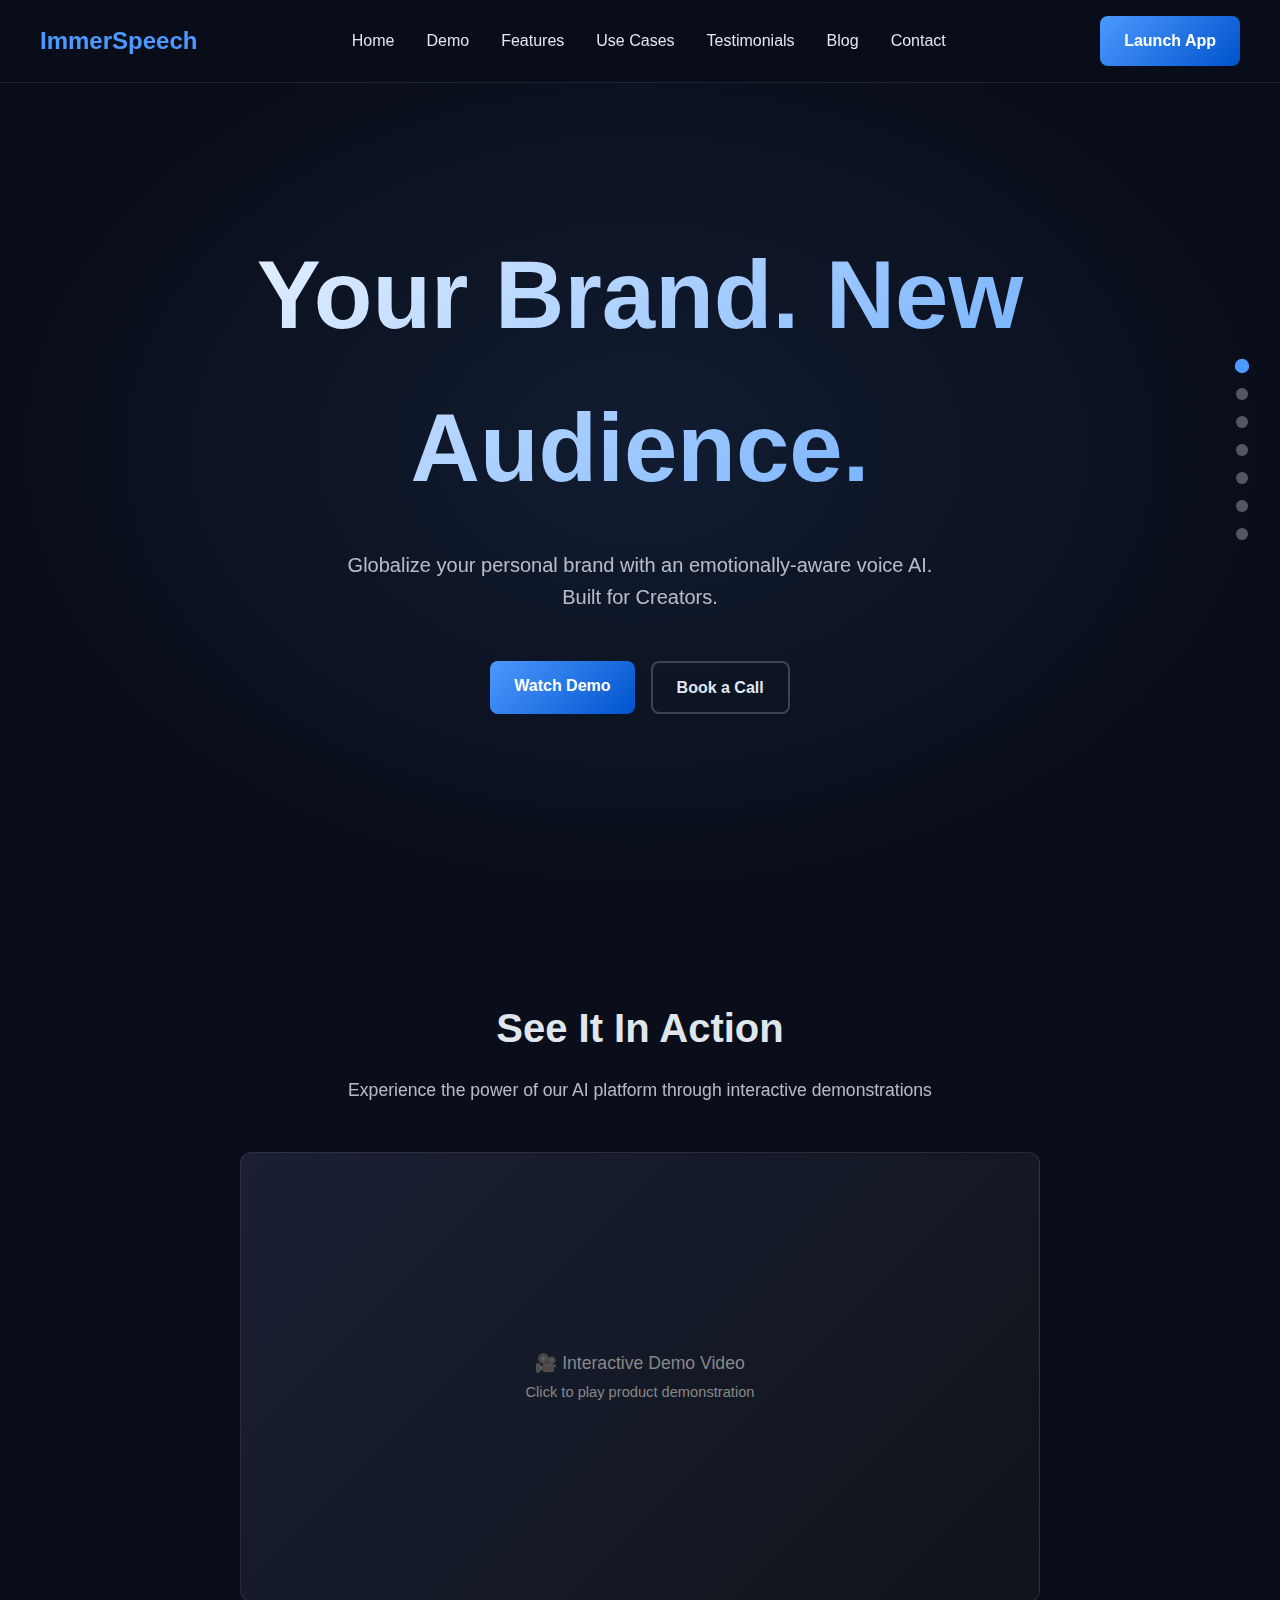
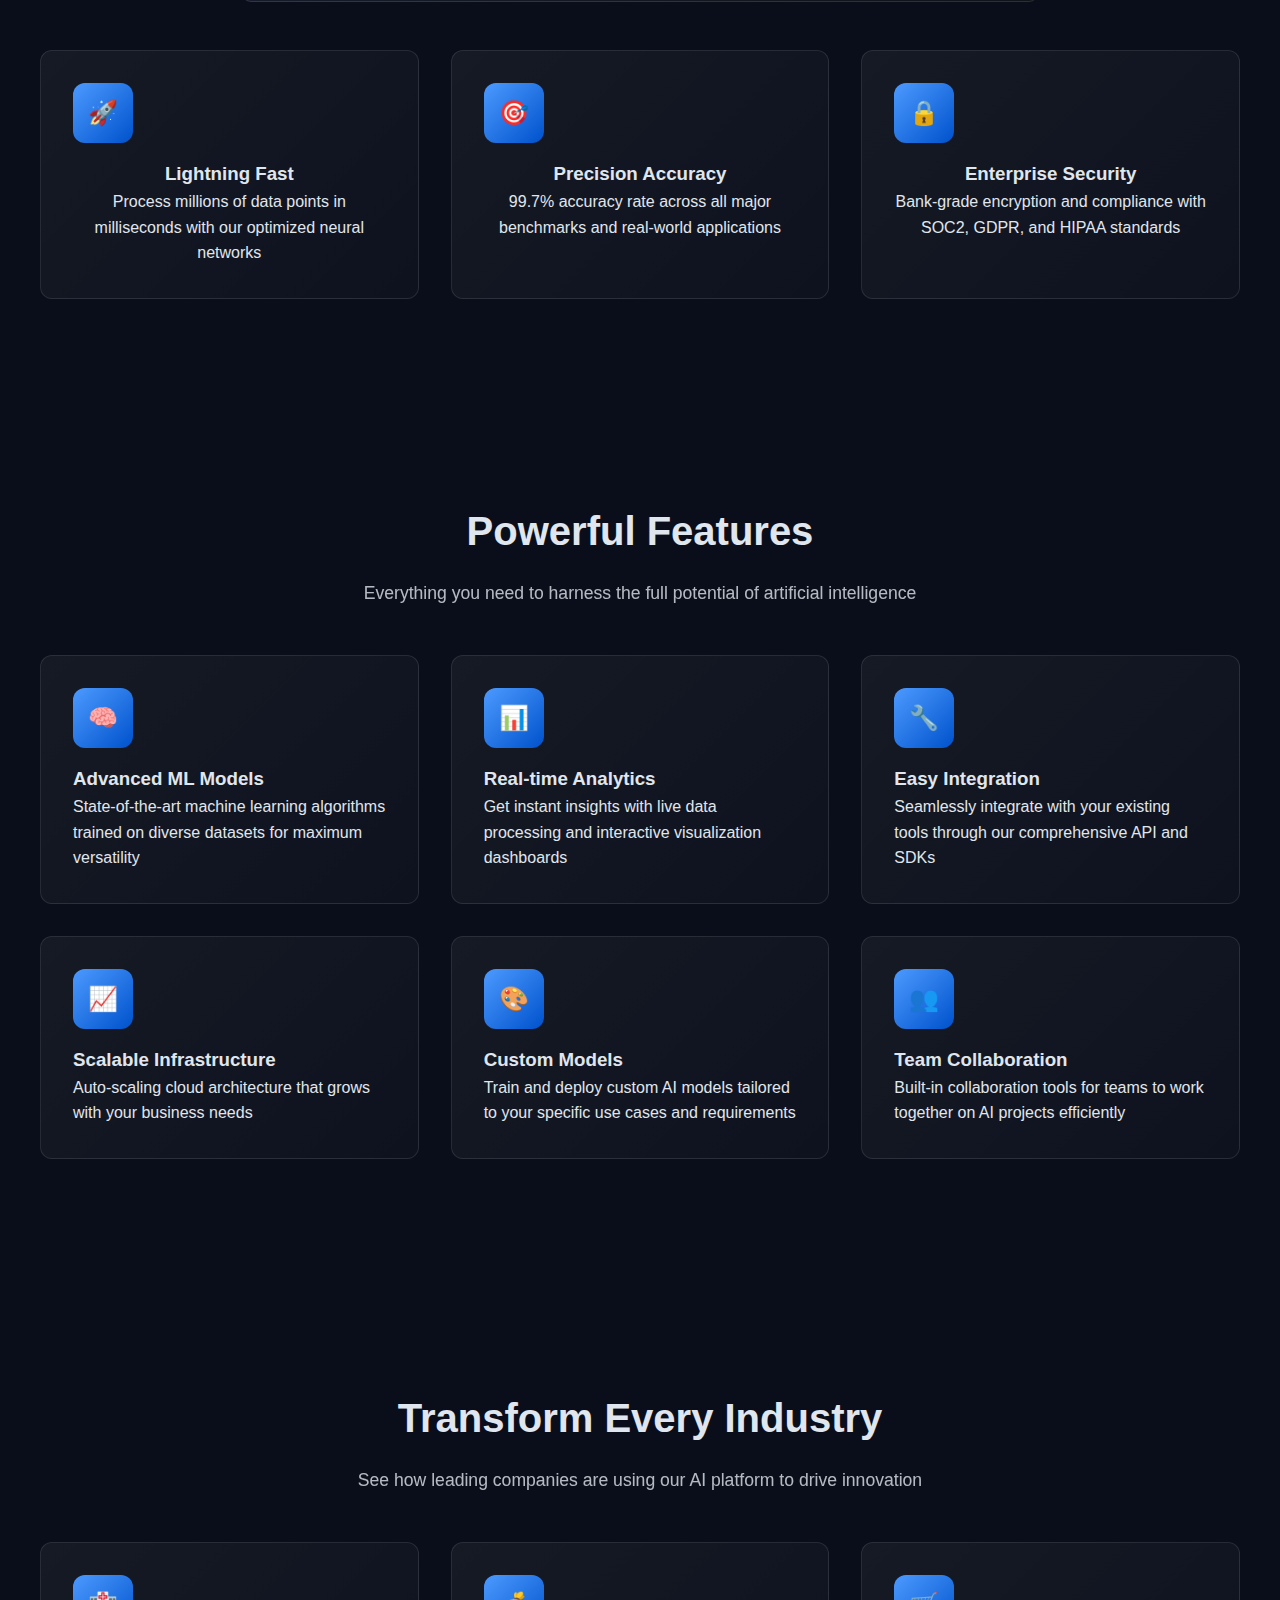
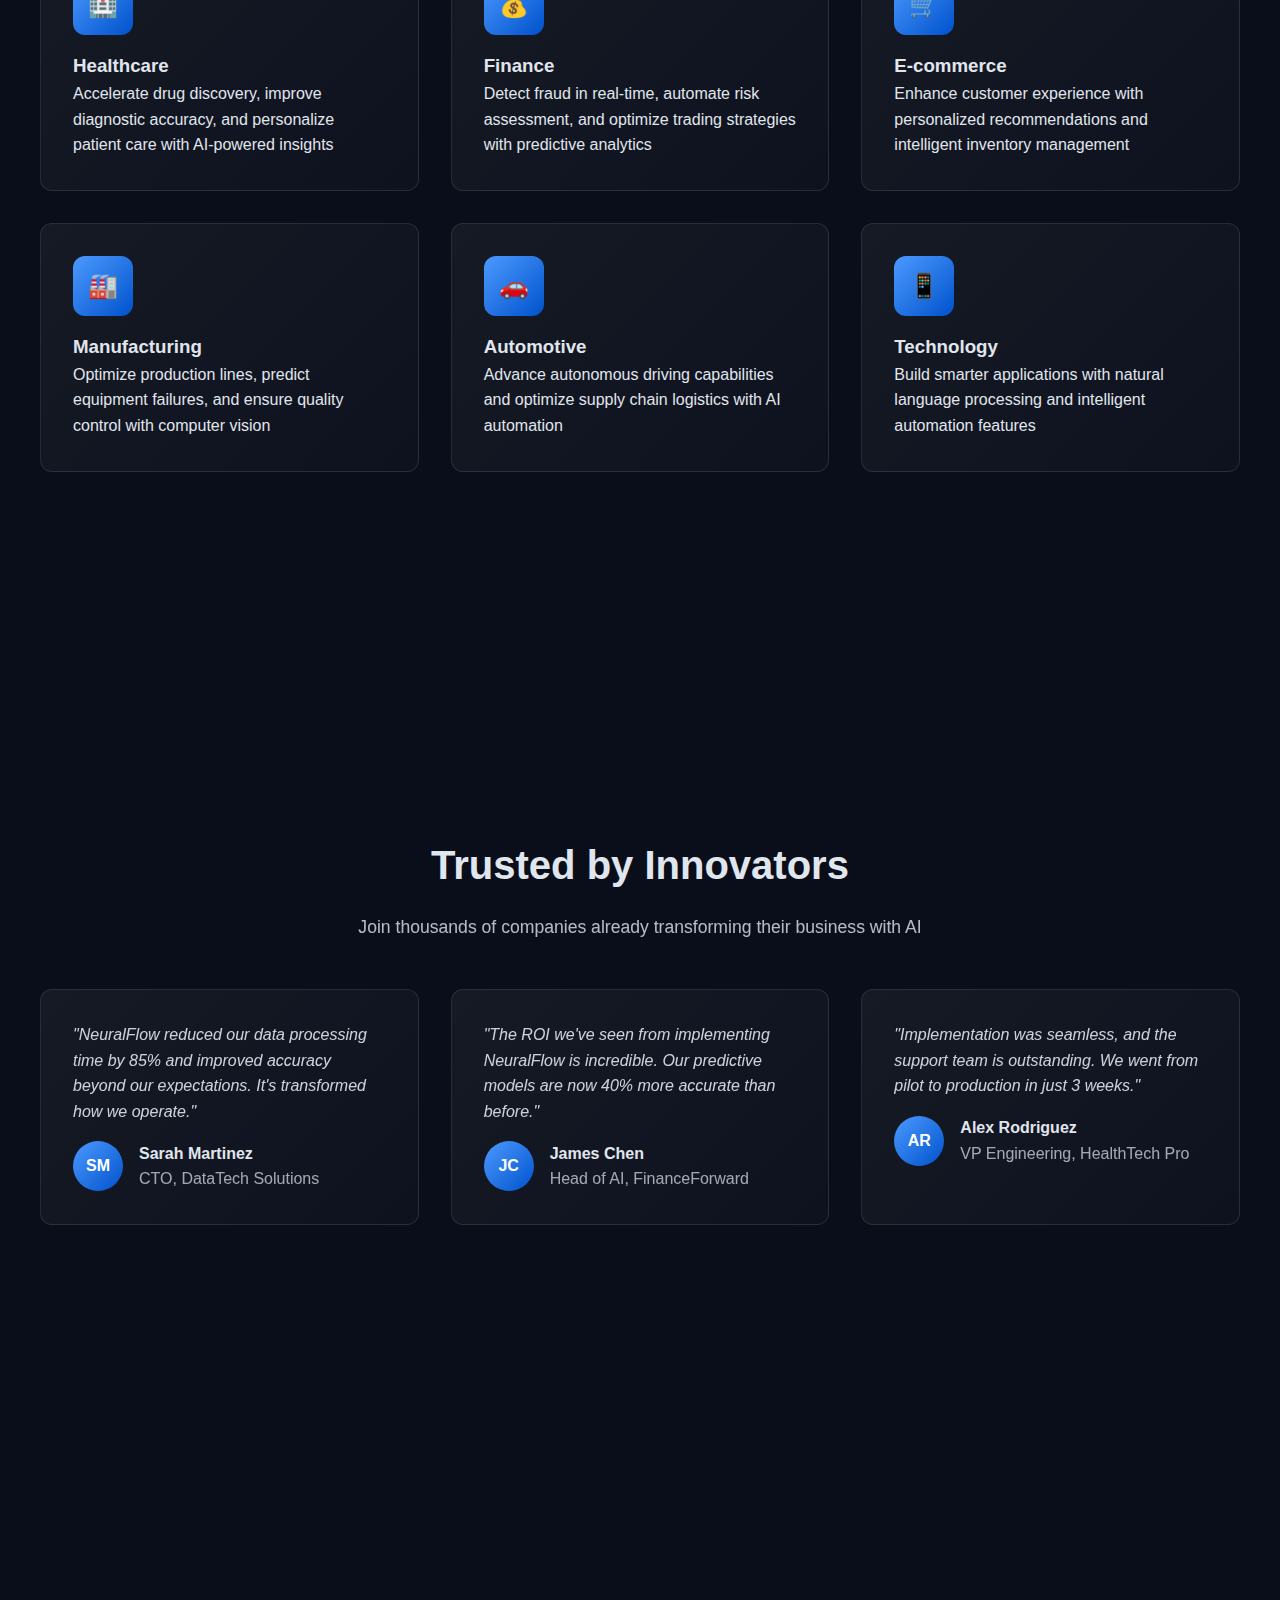
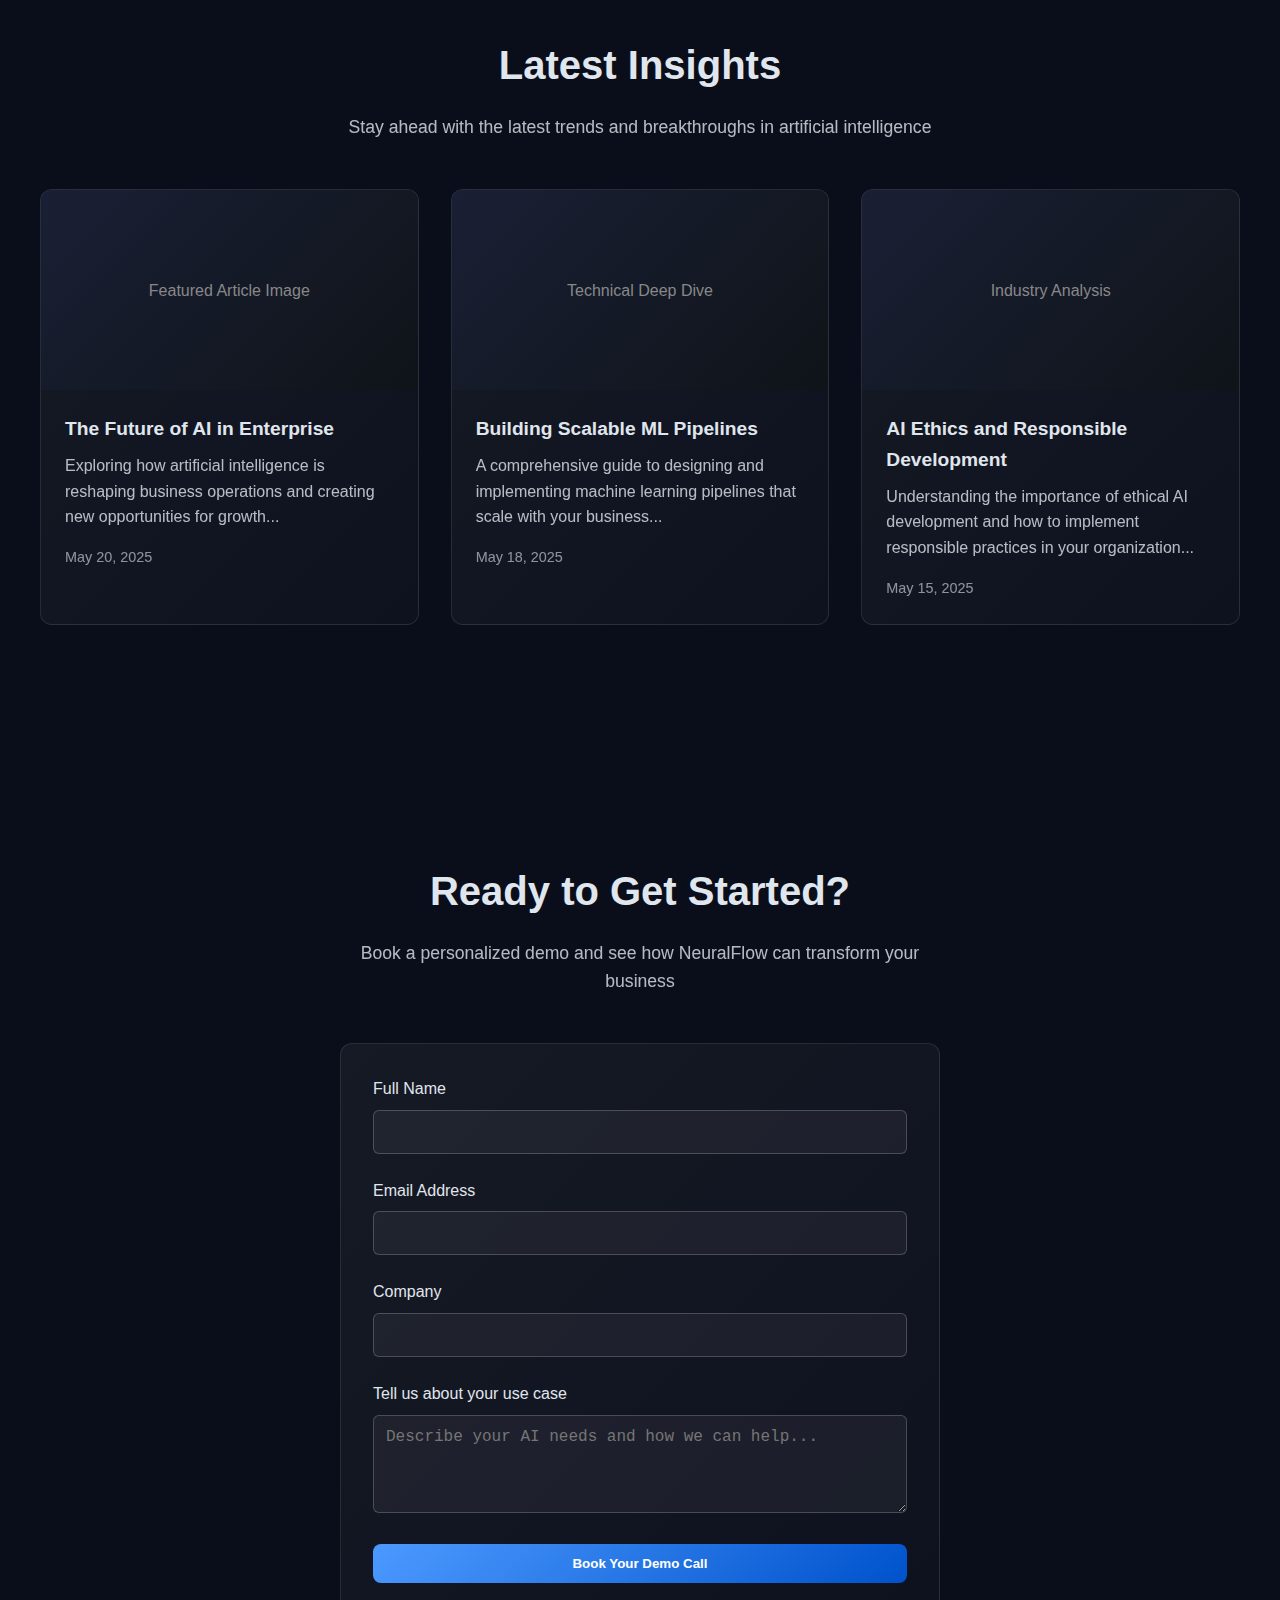
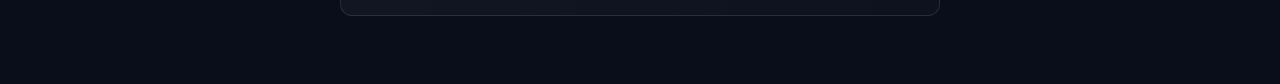
<file: ai_startup_landing.html>
<!DOCTYPE html>
<html lang="en">
<head>
    <meta charset="UTF-8">
    <meta name="viewport" content="width=device-width, initial-scale=1.0">
    <title>ImmerSpeech - Globalize & Localize Content</title>
    <style>
        * {
            margin: 0;
            padding: 0;
            box-sizing: border-box;
        }

        body {
            font-family: 'Inter', -apple-system, BlinkMacSystemFont, sans-serif;
            line-height: 1.6;
            color: #e0e6ed;
            background: #0a0e1a;
            overflow-x: hidden;
        }

        /* Navigation */
        .navbar {
            position: fixed;
            top: 0;
            width: 100%;
            background: rgba(10, 14, 26, 0.95);
            backdrop-filter: blur(20px);
            z-index: 1000;
            padding: 1rem 2rem;
            border-bottom: 1px solid rgba(255, 255, 255, 0.1);
        }

        .nav-container {
            display: flex;
            justify-content: space-between;
            align-items: center;
            max-width: 1200px;
            margin: 0 auto;
        }

        .logo {
            font-size: 1.5rem;
            font-weight: 700;
            color: #4c9aff;
        }

        .nav-links {
            display: flex;
            list-style: none;
            gap: 2rem;
        }

        .nav-links a {
            color: #e0e6ed;
            text-decoration: none;
            transition: color 0.3s ease;
            font-weight: 500;
        }

        .nav-links a:hover {
            color: #4c9aff;
        }

        .cta-button {
            background: linear-gradient(135deg, #4c9aff, #0052cc);
            color: white;
            padding: 0.75rem 1.5rem;
            border: none;
            border-radius: 8px;
            text-decoration: none;
            font-weight: 600;
            transition: transform 0.3s ease, box-shadow 0.3s ease;
        }

        .cta-button:hover {
            transform: translateY(-2px);
            box-shadow: 0 10px 30px rgba(76, 154, 255, 0.3);
        }

        /* Dot Navigation */
        .dot-nav {
            position: fixed;
            right: 2rem;
            top: 50%;
            transform: translateY(-50%);
            z-index: 1000;
            display: flex;
            flex-direction: column;
            gap: 1rem;
        }

        .dot {
            width: 12px;
            height: 12px;
            border-radius: 50%;
            background: rgba(255, 255, 255, 0.3);
            cursor: pointer;
            transition: all 0.3s ease;
            position: relative;
        }

        .dot.active {
            background: #4c9aff;
            transform: scale(1.2);
        }

        .dot:hover::after {
            content: attr(data-section);
            position: absolute;
            right: 120%;
            top: 50%;
            transform: translateY(-50%);
            background: rgba(0, 0, 0, 0.8);
            color: white;
            padding: 0.5rem 1rem;
            border-radius: 4px;
            font-size: 0.8rem;
            white-space: nowrap;
        }

        /* Sections */
        section {
            min-height: 100vh;
            padding: 6rem 2rem 4rem;
            display: flex;
            align-items: center;
            justify-content: center;
        }

        .container {
            max-width: 1200px;
            margin: 0 auto;
            width: 100%;
        }

        /* Hero Section */
        .hero {
            background: radial-gradient(ellipse at center, rgba(76, 154, 255, 0.1), transparent 70%);
            text-align: center;
        }

        .hero h1 {
            font-size: clamp(3rem, 8vw, 6rem);
            font-weight: 800;
            margin-bottom: 1.5rem;
            background: linear-gradient(135deg, #ffffff, #4c9aff);
            -webkit-background-clip: text;
            -webkit-text-fill-color: transparent;
            background-clip: text;
        }

        .hero p {
            font-size: 1.25rem;
            margin-bottom: 3rem;
            opacity: 0.8;
            max-width: 600px;
            margin-left: auto;
            margin-right: auto;
        }

        .hero-buttons {
            display: flex;
            gap: 1rem;
            justify-content: center;
            flex-wrap: wrap;
        }

        .secondary-button {
            background: transparent;
            color: #e0e6ed;
            padding: 0.75rem 1.5rem;
            border: 2px solid rgba(255, 255, 255, 0.2);
            border-radius: 8px;
            text-decoration: none;
            font-weight: 600;
            transition: all 0.3s ease;
        }

        .secondary-button:hover {
            border-color: #4c9aff;
            color: #4c9aff;
        }

        /* Demo Section */
        .demo-container {
            text-align: center;
        }

        .demo-video {
            width: 100%;
            max-width: 800px;
            height: 450px;
            background: linear-gradient(135deg, #1a1f35, #0f1419);
            border-radius: 12px;
            border: 1px solid rgba(255, 255, 255, 0.1);
            margin: 2rem auto;
            display: flex;
            align-items: center;
            justify-content: center;
            font-size: 1.1rem;
            color: #888;
            position: relative;
            overflow: hidden;
        }

        .demo-video::before {
            content: '';
            position: absolute;
            top: 0;
            left: -100%;
            width: 100%;
            height: 100%;
            background: linear-gradient(90deg, transparent, rgba(76, 154, 255, 0.1), transparent);
            animation: shimmer 3s infinite;
        }

        @keyframes shimmer {
            0% { left: -100%; }
            100% { left: 100%; }
        }

        /* Features Grid */
        .features-grid {
            display: grid;
            grid-template-columns: repeat(auto-fit, minmax(300px, 1fr));
            gap: 2rem;
            margin-top: 3rem;
        }

        .feature-card {
            background: linear-gradient(135deg, rgba(255, 255, 255, 0.05), rgba(255, 255, 255, 0.02));
            padding: 2rem;
            border-radius: 12px;
            border: 1px solid rgba(255, 255, 255, 0.1);
            transition: transform 0.3s ease, border-color 0.3s ease;
        }

        .feature-card:hover {
            transform: translateY(-5px);
            border-color: rgba(76, 154, 255, 0.3);
        }

        .feature-icon {
            width: 60px;
            height: 60px;
            background: linear-gradient(135deg, #4c9aff, #0052cc);
            border-radius: 12px;
            display: flex;
            align-items: center;
            justify-content: center;
            margin-bottom: 1rem;
            font-size: 1.5rem;
        }

        /* Testimonials */
        .testimonials-grid {
            display: grid;
            grid-template-columns: repeat(auto-fit, minmax(350px, 1fr));
            gap: 2rem;
            margin-top: 3rem;
        }

        .testimonial {
            background: linear-gradient(135deg, rgba(255, 255, 255, 0.05), rgba(255, 255, 255, 0.02));
            padding: 2rem;
            border-radius: 12px;
            border: 1px solid rgba(255, 255, 255, 0.1);
        }

        .testimonial-text {
            font-style: italic;
            margin-bottom: 1rem;
            opacity: 0.9;
        }

        .testimonial-author {
            display: flex;
            align-items: center;
            gap: 1rem;
        }

        .author-avatar {
            width: 50px;
            height: 50px;
            border-radius: 50%;
            background: linear-gradient(135deg, #4c9aff, #0052cc);
            display: flex;
            align-items: center;
            justify-content: center;
            color: white;
            font-weight: 600;
        }

        /* Section Headers */
        .section-header {
            text-align: center;
            margin-bottom: 3rem;
        }

        .section-header h2 {
            font-size: 2.5rem;
            font-weight: 700;
            margin-bottom: 1rem;
        }

        .section-header p {
            font-size: 1.1rem;
            opacity: 0.8;
            max-width: 600px;
            margin: 0 auto;
        }

        /* Blog Cards */
        .blog-grid {
            display: grid;
            grid-template-columns: repeat(auto-fit, minmax(300px, 1fr));
            gap: 2rem;
            margin-top: 3rem;
        }

        .blog-card {
            background: linear-gradient(135deg, rgba(255, 255, 255, 0.05), rgba(255, 255, 255, 0.02));
            border-radius: 12px;
            border: 1px solid rgba(255, 255, 255, 0.1);
            overflow: hidden;
            transition: transform 0.3s ease;
        }

        .blog-card:hover {
            transform: translateY(-5px);
        }

        .blog-image {
            height: 200px;
            background: linear-gradient(135deg, #1a1f35, #0f1419);
            display: flex;
            align-items: center;
            justify-content: center;
            color: #888;
        }

        .blog-content {
            padding: 1.5rem;
        }

        .blog-title {
            font-size: 1.2rem;
            font-weight: 600;
            margin-bottom: 0.5rem;
        }

        .blog-excerpt {
            opacity: 0.8;
            margin-bottom: 1rem;
        }

        .blog-date {
            font-size: 0.9rem;
            opacity: 0.6;
        }

        /* Contact Form */
        .contact-form {
            max-width: 600px;
            margin: 0 auto;
            background: linear-gradient(135deg, rgba(255, 255, 255, 0.05), rgba(255, 255, 255, 0.02));
            padding: 2rem;
            border-radius: 12px;
            border: 1px solid rgba(255, 255, 255, 0.1);
        }

        .form-group {
            margin-bottom: 1.5rem;
        }

        .form-group label {
            display: block;
            margin-bottom: 0.5rem;
            font-weight: 500;
        }

        .form-group input,
        .form-group textarea {
            width: 100%;
            padding: 0.75rem;
            background: rgba(255, 255, 255, 0.05);
            border: 1px solid rgba(255, 255, 255, 0.2);
            border-radius: 6px;
            color: #e0e6ed;
            font-size: 1rem;
        }

        .form-group input:focus,
        .form-group textarea:focus {
            outline: none;
            border-color: #4c9aff;
        }

        /* Mobile Menu */
        .mobile-menu-toggle {
            display: none;
            background: none;
            border: none;
            color: #e0e6ed;
            font-size: 1.5rem;
            cursor: pointer;
        }

        /* Responsive Design */
        @media (max-width: 768px) {
            .navbar {
                padding: 1rem;
            }

            .nav-links {
                display: none;
                position: absolute;
                top: 100%;
                left: 0;
                width: 100%;
                background: rgba(10, 14, 26, 0.95);
                backdrop-filter: blur(20px);
                flex-direction: column;
                padding: 2rem;
                border-top: 1px solid rgba(255, 255, 255, 0.1);
            }

            .nav-links.active {
                display: flex;
            }

            .mobile-menu-toggle {
                display: block;
            }

            .dot-nav {
                right: 1rem;
            }

            .hero h1 {
                font-size: 3rem;
            }

            .hero-buttons {
                flex-direction: column;
                align-items: center;
            }

            .features-grid,
            .testimonials-grid,
            .blog-grid {
                grid-template-columns: 1fr;
            }

            section {
                padding: 4rem 1rem 2rem;
            }
        }

        /* Smooth scrolling */
        html {
            scroll-behavior: smooth;
        }

        /* Animations */
        @keyframes fadeInUp {
            from {
                opacity: 0;
                transform: translateY(30px);
            }
            to {
                opacity: 1;
                transform: translateY(0);
            }
        }

        .animate-fade-in {
            animation: fadeInUp 0.6s ease-out;
        }
    </style>
</head>
<body>
    <!-- Navigation -->
    <nav class="navbar">
        <div class="nav-container">
            <div class="logo">ImmerSpeech</div>
            <ul class="nav-links" id="navLinks">
                <li><a href="#home">Home</a></li>
                <li><a href="#demo">Demo</a></li>
                <li><a href="#features">Features</a></li>
                <li><a href="#use-cases">Use Cases</a></li>
                <li><a href="#testimonials">Testimonials</a></li>
                <li><a href="#blog">Blog</a></li>
                <li><a href="#contact">Contact</a></li>
            </ul>
            <a href="https://app.immerspeech.com/" class="cta-button">Launch App</a>
            <button class="mobile-menu-toggle" id="mobileToggle">☰</button>
        </div>
    </nav>

    <!-- Dot Navigation -->
    <div class="dot-nav">
        <div class="dot active" data-section="Home" onclick="scrollToSection('home')"></div>
        <div class="dot" data-section="Demo" onclick="scrollToSection('demo')"></div>
        <div class="dot" data-section="Features" onclick="scrollToSection('features')"></div>
        <div class="dot" data-section="Use Cases" onclick="scrollToSection('use-cases')"></div>
        <div class="dot" data-section="Testimonials" onclick="scrollToSection('testimonials')"></div>
        <div class="dot" data-section="Blog" onclick="scrollToSection('blog')"></div>
        <div class="dot" data-section="Contact" onclick="scrollToSection('contact')"></div>
    </div>

    <!-- Hero Section -->
    <section id="home" class="hero">
        <div class="container">
            <h1 class="animate-fade-in">Your Brand. New Audience.</h1>
            <p class="animate-fade-in">Globalize your personal brand with an emotionally-aware voice AI. Built for Creators.</p>
            <div class="hero-buttons animate-fade-in">
                <a href="#demo" class="cta-button">Watch Demo</a>
                <a href="#contact" class="secondary-button">Book a Call</a>
            </div>
        </div>
    </section>

    <!-- Demo Section -->
    <section id="demo">
        <div class="container">
            <div class="demo-container">
                <div class="section-header">
                    <h2>See It In Action</h2>
                    <p>Experience the power of our AI platform through interactive demonstrations</p>
                </div>
                <div class="demo-video">
                    <p>🎥 Interactive Demo Video<br><small>Click to play product demonstration</small></p>
                </div>
                <div class="features-grid">
                    <div class="feature-card">
                        <div class="feature-icon">🚀</div>
                        <h3>Lightning Fast</h3>
                        <p>Process millions of data points in milliseconds with our optimized neural networks</p>
                    </div>
                    <div class="feature-card">
                        <div class="feature-icon">🎯</div>
                        <h3>Precision Accuracy</h3>
                        <p>99.7% accuracy rate across all major benchmarks and real-world applications</p>
                    </div>
                    <div class="feature-card">
                        <div class="feature-icon">🔒</div>
                        <h3>Enterprise Security</h3>
                        <p>Bank-grade encryption and compliance with SOC2, GDPR, and HIPAA standards</p>
                    </div>
                </div>
            </div>
        </div>
    </section>

    <!-- Features Section -->
    <section id="features">
        <div class="container">
            <div class="section-header">
                <h2>Powerful Features</h2>
                <p>Everything you need to harness the full potential of artificial intelligence</p>
            </div>
            <div class="features-grid">
                <div class="feature-card">
                    <div class="feature-icon">🧠</div>
                    <h3>Advanced ML Models</h3>
                    <p>State-of-the-art machine learning algorithms trained on diverse datasets for maximum versatility</p>
                </div>
                <div class="feature-card">
                    <div class="feature-icon">📊</div>
                    <h3>Real-time Analytics</h3>
                    <p>Get instant insights with live data processing and interactive visualization dashboards</p>
                </div>
                <div class="feature-card">
                    <div class="feature-icon">🔧</div>
                    <h3>Easy Integration</h3>
                    <p>Seamlessly integrate with your existing tools through our comprehensive API and SDKs</p>
                </div>
                <div class="feature-card">
                    <div class="feature-icon">📈</div>
                    <h3>Scalable Infrastructure</h3>
                    <p>Auto-scaling cloud architecture that grows with your business needs</p>
                </div>
                <div class="feature-card">
                    <div class="feature-icon">🎨</div>
                    <h3>Custom Models</h3>
                    <p>Train and deploy custom AI models tailored to your specific use cases and requirements</p>
                </div>
                <div class="feature-card">
                    <div class="feature-icon">👥</div>
                    <h3>Team Collaboration</h3>
                    <p>Built-in collaboration tools for teams to work together on AI projects efficiently</p>
                </div>
            </div>
        </div>
    </section>

    <!-- Use Cases Section -->
    <section id="use-cases">
        <div class="container">
            <div class="section-header">
                <h2>Transform Every Industry</h2>
                <p>See how leading companies are using our AI platform to drive innovation</p>
            </div>
            <div class="features-grid">
                <div class="feature-card">
                    <div class="feature-icon">🏥</div>
                    <h3>Healthcare</h3>
                    <p>Accelerate drug discovery, improve diagnostic accuracy, and personalize patient care with AI-powered insights</p>
                </div>
                <div class="feature-card">
                    <div class="feature-icon">💰</div>
                    <h3>Finance</h3>
                    <p>Detect fraud in real-time, automate risk assessment, and optimize trading strategies with predictive analytics</p>
                </div>
                <div class="feature-card">
                    <div class="feature-icon">🛒</div>
                    <h3>E-commerce</h3>
                    <p>Enhance customer experience with personalized recommendations and intelligent inventory management</p>
                </div>
                <div class="feature-card">
                    <div class="feature-icon">🏭</div>
                    <h3>Manufacturing</h3>
                    <p>Optimize production lines, predict equipment failures, and ensure quality control with computer vision</p>
                </div>
                <div class="feature-card">
                    <div class="feature-icon">🚗</div>
                    <h3>Automotive</h3>
                    <p>Advance autonomous driving capabilities and optimize supply chain logistics with AI automation</p>
                </div>
                <div class="feature-card">
                    <div class="feature-icon">📱</div>
                    <h3>Technology</h3>
                    <p>Build smarter applications with natural language processing and intelligent automation features</p>
                </div>
            </div>
        </div>
    </section>

    <!-- Testimonials Section -->
    <section id="testimonials">
        <div class="container">
            <div class="section-header">
                <h2>Trusted by Innovators</h2>
                <p>Join thousands of companies already transforming their business with AI</p>
            </div>
            <div class="testimonials-grid">
                <div class="testimonial">
                    <p class="testimonial-text">"NeuralFlow reduced our data processing time by 85% and improved accuracy beyond our expectations. It's transformed how we operate."</p>
                    <div class="testimonial-author">
                        <div class="author-avatar">SM</div>
                        <div>
                            <div><strong>Sarah Martinez</strong></div>
                            <div style="opacity: 0.7;">CTO, DataTech Solutions</div>
                        </div>
                    </div>
                </div>
                <div class="testimonial">
                    <p class="testimonial-text">"The ROI we've seen from implementing NeuralFlow is incredible. Our predictive models are now 40% more accurate than before."</p>
                    <div class="testimonial-author">
                        <div class="author-avatar">JC</div>
                        <div>
                            <div><strong>James Chen</strong></div>
                            <div style="opacity: 0.7;">Head of AI, FinanceForward</div>
                        </div>
                    </div>
                </div>
                <div class="testimonial">
                    <p class="testimonial-text">"Implementation was seamless, and the support team is outstanding. We went from pilot to production in just 3 weeks."</p>
                    <div class="testimonial-author">
                        <div class="author-avatar">AR</div>
                        <div>
                            <div><strong>Alex Rodriguez</strong></div>
                            <div style="opacity: 0.7;">VP Engineering, HealthTech Pro</div>
                        </div>
                    </div>
                </div>
            </div>
        </div>
    </section>

    <!-- Blog Section -->
    <section id="blog">
        <div class="container">
            <div class="section-header">
                <h2>Latest Insights</h2>
                <p>Stay ahead with the latest trends and breakthroughs in artificial intelligence</p>
            </div>
            <div class="blog-grid">
                <div class="blog-card">
                    <div class="blog-image">Featured Article Image</div>
                    <div class="blog-content">
                        <h3 class="blog-title">The Future of AI in Enterprise</h3>
                        <p class="blog-excerpt">Exploring how artificial intelligence is reshaping business operations and creating new opportunities for growth...</p>
                        <div class="blog-date">May 20, 2025</div>
                    </div>
                </div>
                <div class="blog-card">
                    <div class="blog-image">Technical Deep Dive</div>
                    <div class="blog-content">
                        <h3 class="blog-title">Building Scalable ML Pipelines</h3>
                        <p class="blog-excerpt">A comprehensive guide to designing and implementing machine learning pipelines that scale with your business...</p>
                        <div class="blog-date">May 18, 2025</div>
                    </div>
                </div>
                <div class="blog-card">
                    <div class="blog-image">Industry Analysis</div>
                    <div class="blog-content">
                        <h3 class="blog-title">AI Ethics and Responsible Development</h3>
                        <p class="blog-excerpt">Understanding the importance of ethical AI development and how to implement responsible practices in your organization...</p>
                        <div class="blog-date">May 15, 2025</div>
                    </div>
                </div>
            </div>
        </div>
    </section>

    <!-- Contact Section -->
    <section id="contact">
        <div class="container">
            <div class="section-header">
                <h2>Ready to Get Started?</h2>
                <p>Book a personalized demo and see how NeuralFlow can transform your business</p>
            </div>
            <form class="contact-form" onsubmit="handleFormSubmit(event)">
                <div class="form-group">
                    <label for="name">Full Name</label>
                    <input type="text" id="name" name="name" required>
                </div>
                <div class="form-group">
                    <label for="email">Email Address</label>
                    <input type="email" id="email" name="email" required>
                </div>
                <div class="form-group">
                    <label for="company">Company</label>
                    <input type="text" id="company" name="company">
                </div>
                <div class="form-group">
                    <label for="message">Tell us about your use case</label>
                    <textarea id="message" name="message" rows="4" placeholder="Describe your AI needs and how we can help..."></textarea>
                </div>
                <button type="submit" class="cta-button" style="width: 100%;">Book Your Demo Call</button>
            </form>
        </div>
    </section>

    <script>
        // Mobile menu toggle
        document.getElementById('mobileToggle').addEventListener('click', function() {
            const navLinks = document.getElementById('navLinks');
            navLinks.classList.toggle('active');
        });

        // Dot navigation
        function scrollToSection(sectionId) {
            document.getElementById(sectionId).scrollIntoView({ behavior: 'smooth' });
        }

        // Update active dot on scroll
        window.addEventListener('scroll', function() {
            const sections = ['home', 'demo', 'features', 'use-cases', 'testimonials', 'blog', 'contact'];
            const dots = document.querySelectorAll('.dot');
            const scrollPosition = window.scrollY + 100;

            sections.forEach((section, index) => {
                const element = document.getElementById(section);
                if (element.offsetTop <= scrollPosition && element.offsetTop + element.offsetHeight > scrollPosition) {
                    dots.forEach(dot => dot.classList.remove('active'));
                    dots[index].classList.add('active');
                }
            });
        });

        // Smooth scrolling for navigation links
        document.querySelectorAll('a[href^="#"]').forEach(anchor => {
            anchor.addEventListener('click', function (e) {
                e.preventDefault();
                const target = document.querySelector(this.getAttribute('href'));
                if (target) {
                    target.scrollIntoView({ behavior: 'smooth' });
                }
            });
        });

        // Form submission
        function handleFormSubmit(event) {
            event.preventDefault();
            
            // Get form data
            const formData = new FormData(event.target);
            const data = Object.fromEntries(formData);
            
            // Simulate form submission
            alert(`Thank you ${data.name}! We'll contact you at ${data.email} within 24 hours to schedule your demo.`);
            
            // Reset form
            event.target.reset();
        }

        // Demo video click handler
        document.querySelector('.demo-video').addEventListener('click', function() {
            alert('Demo video would play here. In a real implementation, this would launch a video player or redirect to a demo page.');
        });

        // Add scroll animations
        const observerOptions = {
            threshold: 0.1,
            rootMargin: '0px 0px -50px 0px'
        };

        const observer = new IntersectionObserver(function(entries) {
            entries.forEach(entry => {
                if (entry.isIntersecting) {
                    entry.target.classList.add('animate-fade-in');
                }
            });
        }, observerOptions);

        // Observe all sections for animation
        document.querySelectorAll('section').forEach(section => {
            observer.observe(section);
        });

        // Launch app handler
        document.querySelector('a[href="#app"]').addEventListener('click', function(e) {
            e.preventDefault();
            alert('Redirecting to NeuralFlow App Dashboard...');
            // In a real implementation, this would redirect to your app
        });
    </script>
</body>
</html>
</file>
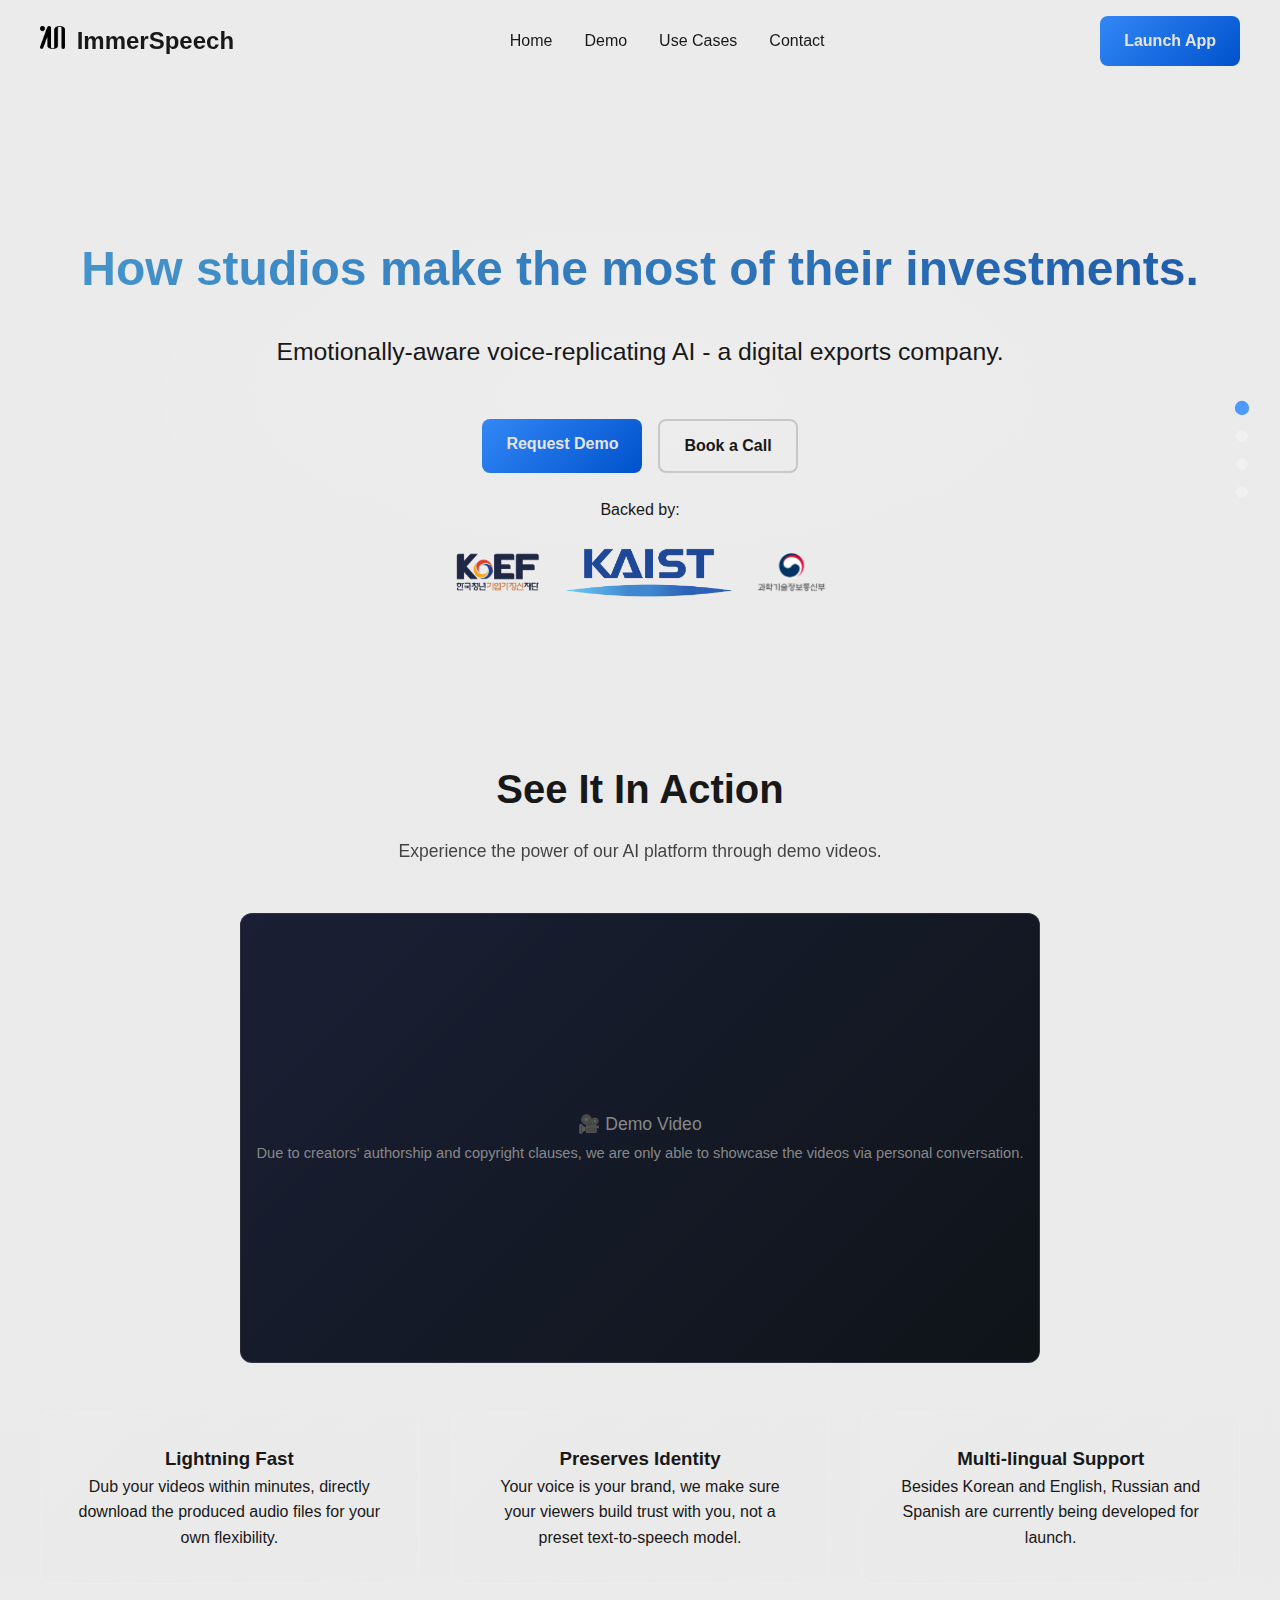
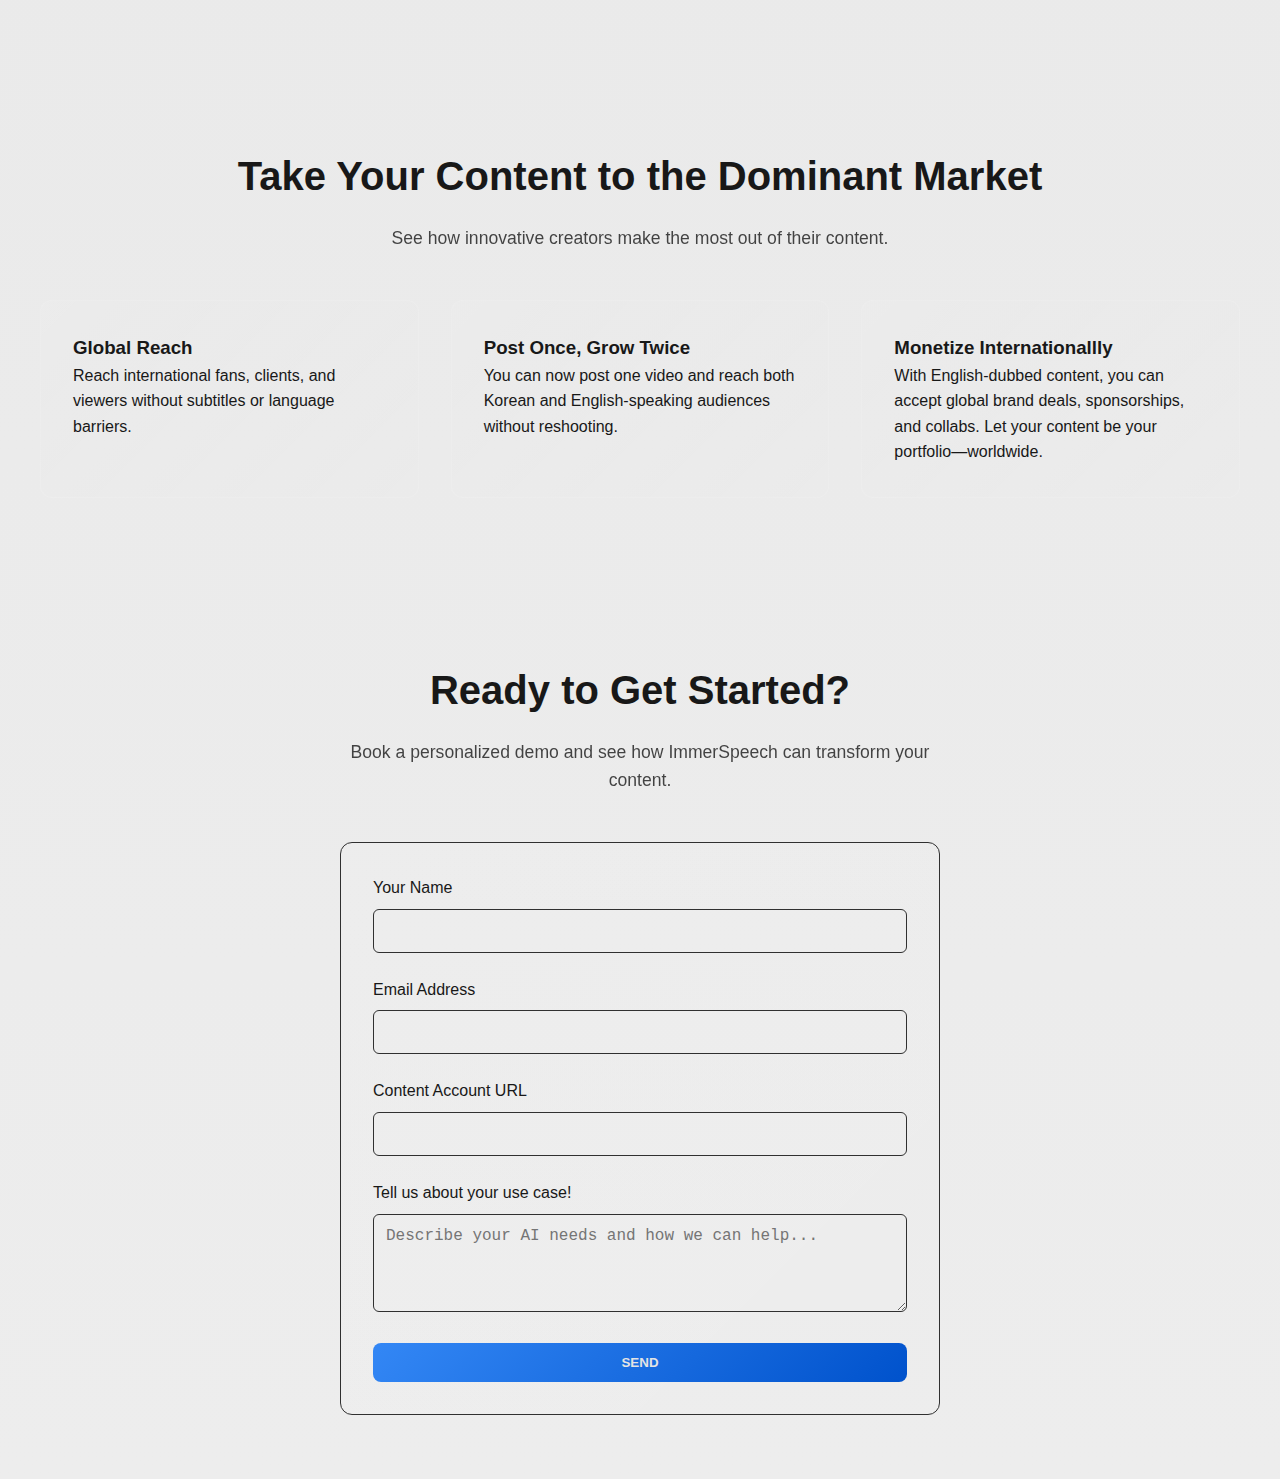
<file: public/indexold.html>
<!DOCTYPE html>
<html lang="en">
<head>
    <meta charset="UTF-8">
    <meta name="viewport" content="width=device-width, initial-scale=1.0">
    <title>ImmerSpeech - Globalize & Localize Content</title>
    <style>
        * {
            margin: 0;
            padding: 0;
            box-sizing: border-box;
        }
        @font-face {
            font-family: 'MyFont';
            src: url('assets/fonts/MangoGrotesque-Regular.woff2') format('woff2');
            font-weight: normal;
            font-style: normal;
            font-size: large;
        }

        body {
            font-family: 'Inter', sans-serif;
            line-height: 1.6;
            color: #181818;
            /* background: #000000; */
            background: linear-gradient(rgb(235, 235, 235), rgb(234, 234, 234), rgb(237, 237, 237));
            overflow-x: hidden;
        }

        /* Navigation */
        .navbar {
            position: fixed;
            top: 0;
            width: 100%;;
            backdrop-filter: blur(20px);
            z-index: 1000;
            padding: 1rem 2rem;
        }

        .nav-container {
            display: flex;
            justify-content: space-between;
            align-items: center;
            max-width: 1200px;
            margin: 0 auto;
        }

        .logo {
            font-size: 1.5rem;
            font-weight: 700;
            color: #181818;
        }

        .nav-links {
            display: flex;
            list-style: none;
            gap: 2rem;
        }

        .nav-links a {
            color: #181818;
            text-decoration: none;
            transition: color 0.3s ease;
            font-weight: 500;
        }

        .nav-links a:hover {
            color: #4c9aff;
        }

        .cta-button {
            background: linear-gradient(135deg, #3387f5, #0052cc);
            color: #e4e4e4;
            padding: 0.75rem 1.5rem;
            border: none;
            border-radius: 8px;
            text-decoration: none;
            font-weight: 600;
            transition: transform 0.3s ease, box-shadow 0.3s ease;
        }   

        .cta-button:hover {
            transform: translateY(-2px);
            box-shadow: 0 10px 30px rgba(76, 154, 255, 0.3);
        }

        /* Dot Navigation */
        .dot-nav {
            position: fixed;
            right: 2rem;
            top: 50%;
            transform: translateY(-50%);
            z-index: 1000;
            display: flex;
            flex-direction: column;
            gap: 1rem;
        }

        .dot {
            width: 12px;
            height: 12px;
            border-radius: 50%;
            background: rgba(255, 255, 255, 0.3);
            cursor: pointer;
            transition: all 0.3s ease;
            position: relative;
        }

        .dot.active {
            background: #4c9aff;
            transform: scale(1.2);
        }

        .dot:hover::after {
            content: attr(data-section);
            position: absolute;
            right: 120%;
            top: 50%;
            transform: translateY(-50%);
            background: rgba(0, 0, 0, 0.8);
            color: white;
            padding: 0.5rem 1rem;
            border-radius: 4px;
            font-size: 0.8rem;
            white-space: nowrap;
        }

        /* Sections */
        section {
            min-height: 45vh;
            padding: 6rem 2rem 4rem;
            display: flex;
            align-items: center;
            justify-content: center;
        }

        .container {
            max-width: 1200px;
            margin: 0 auto;
            width: 100%;
        }

        .backers {
            display: flex;
            flex-direction: row;
            justify-content: center;
            gap: 20px;
            height: 100%;
        }

        .backers img {
            height: 50px;
            object-fit: contain;
        }

        /* Hero Section */
        .hero {
            background: radial-gradient(ellipse at center, rgba(255, 255, 255, 0.1), transparent 70%);
            text-align: center;
            margin-top: 15vh;
        }

        .hero h1 {
            font-size: 3rem;
            font-weight: 600;
            margin-bottom: 1.5rem;
            background: linear-gradient(135deg, #4798ce, #1c59a8);
            -webkit-background-clip: text;
            -webkit-text-fill-color: transparent;
            background-clip: text;
        }

        .hero p {
            font-size: 1.55rem;
            margin-bottom: 3rem;
            max-width: 1000px;
            margin-left: auto;
            margin-right: auto;
        }

        .hero-buttons {
            display: flex;
            gap: 1rem;
            justify-content: center;
            flex-wrap: wrap;
        }

        .secondary-button {
            background: transparent;
            color: #181818;
            padding: 0.75rem 1.5rem;
            border: 2px solid rgba(55, 55, 55, 0.2);
            border-radius: 8px;
            text-decoration: none;
            font-weight: 600;
            transition: all 0.3s ease;
        }

        .secondary-button:hover {
            border-color: #4c9aff;
            color: #4c9aff;
        }

        /* Demo Section */
        .demo-container {
            text-align: center;
        }

        .demo-video {
            width: 100%;
            max-width: 800px;
            height: 450px;
            background: linear-gradient(135deg, #1a1f35, #0f1419);
            border-radius: 12px;
            border: 1px solid rgba(255, 255, 255, 0.1);
            margin: 2rem auto;
            display: flex;
            align-items: center;
            justify-content: center;
            font-size: 1.1rem;
            color: #888;
            position: relative;
            overflow: hidden;
        }

        .demo-video::before {
            content: '';
            position: absolute;
            top: 0;
            left: -100%;
            width: 100%;
            height: 100%;
            background: linear-gradient(90deg, transparent, rgba(76, 154, 255, 0.1), transparent);
            animation: shimmer 3s infinite;
        }

        @keyframes shimmer {
            0% { left: -100%; }
            100% { left: 100%; }
        }

        /* Features Grid */
        .features-grid {
            display: grid;
            grid-template-columns: repeat(auto-fit, minmax(300px, 1fr));
            gap: 2rem;
            margin-top: 3rem;
        }

        .feature-card {
            background: linear-gradient(135deg, rgba(255, 255, 255, 0.05), rgba(255, 255, 255, 0.02));
            padding: 2rem;
            border-radius: 12px;
            border: 1px solid rgba(255, 255, 255, 0.1);
            transition: transform 0.3s ease, border-color 0.3s ease;
        }

        .feature-card:hover {
            transform: translateY(-5px);
            border-color: rgba(76, 154, 255, 0.3);
        }

        .feature-icon {
            width: 60px;
            height: 60px;
            background: linear-gradient(135deg, #4c9aff, #0052cc);
            border-radius: 12px;
            display: flex;
            align-items: center;
            justify-content: center;
            margin-bottom: 1rem;
            font-size: 1.5rem;
        }

        /* Testimonials */
        .testimonials-grid {
            display: grid;
            grid-template-columns: repeat(auto-fit, minmax(350px, 1fr));
            gap: 2rem;
            margin-top: 3rem;
        }

        .testimonial {
            background: linear-gradient(135deg, rgba(255, 255, 255, 0.05), rgba(255, 255, 255, 0.02));
            padding: 2rem;
            border-radius: 12px;
            border: 1px solid rgba(255, 255, 255, 0.1);
        }

        .testimonial-text {
            font-style: italic;
            margin-bottom: 1rem;
            opacity: 0.9;
        }

        .testimonial-author {
            display: flex;
            align-items: center;
            gap: 1rem;
        }

        .author-avatar {
            width: 50px;
            height: 50px;
            border-radius: 50%;
            background: linear-gradient(135deg, #4c9aff, #0052cc);
            display: flex;
            align-items: center;
            justify-content: center;
            color: white;
            font-weight: 600;
        }

        /* Section Headers */
        .section-header {
            text-align: center;
            margin-bottom: 3rem;
        }

        .section-header h2 {
            font-size: 2.5rem;
            font-weight: 700;
            margin-bottom: 1rem;
        }

        .section-header p {
            font-size: 1.1rem;
            opacity: 0.8;
            max-width: 600px;
            margin: 0 auto;
        }

        /* Blog Cards */
        .blog-grid {
            display: grid;
            grid-template-columns: repeat(auto-fit, minmax(300px, 1fr));
            gap: 2rem;
            margin-top: 3rem;
        }

        .blog-card {
            background: linear-gradient(135deg, rgba(255, 255, 255, 0.05), rgba(255, 255, 255, 0.02));
            border-radius: 12px;
            border: 1px solid rgb(48, 48, 48);
            overflow: hidden;
            transition: transform 0.3s ease;
        }

        .blog-card:hover {
            transform: translateY(-5px);
        }

        .blog-image {
            height: 200px;
            background: linear-gradient(135deg, #1a1f35, #0f1419);
            display: flex;
            align-items: center;
            justify-content: center;
            color: #888;
        }

        .blog-content {
            padding: 1.5rem;
        }

        .blog-title {
            font-size: 1.2rem;
            font-weight: 600;
            margin-bottom: 0.5rem;
        }

        .blog-excerpt {
            opacity: 0.8;
            margin-bottom: 1rem;
        }

        .blog-date {
            font-size: 0.9rem;
            opacity: 0.6;
        }

        /* Contact Form */
        .contact-form {
            max-width: 600px;
            margin: 0 auto;
            background: linear-gradient(135deg, rgba(255, 255, 255, 0.05), rgba(255, 255, 255, 0.02));
            padding: 2rem;
            border-radius: 12px;
            border: 1px solid rgb(48, 48, 48);
        }

        .form-group {
            margin-bottom: 1.5rem;
        }

        .form-group label {
            display: block;
            margin-bottom: 0.5rem;
            font-weight: 500;
        }

        .form-group input,
        .form-group textarea {
            width: 100%;
            padding: 0.75rem;
            background: rgba(255, 255, 255, 0.05);
            border: 1px solid rgb(48, 48, 48);
            border-radius: 6px;
            color: #e0e6ed;
            font-size: 1rem;
        }

        .form-group input:focus,
        .form-group textarea:focus {
            outline: none;
            border-color: #4c9aff;
        }

        /* Mobile Menu */
        .mobile-menu-toggle {
            display: none;
            background: none;
            border: none;
            color: #e0e6ed;
            font-size: 1.5rem;
            cursor: pointer;
        }

        /* Responsive Design */
        @media (max-width: 768px) {
            .navbar {
                padding: 1rem;
            }

            .nav-links {
                display: none;
                position: absolute;
                top: 100%;
                left: 0;
                width: 100%;
                background: rgba(10, 14, 26, 0.95);
                backdrop-filter: blur(20px);
                flex-direction: column;
                padding: 2rem;
                border-top: 1px solid rgba(255, 255, 255, 0.1);
            }

            .nav-links.active {
                display: flex;
            }

            .mobile-menu-toggle {
                display: block;
            }

            .dot-nav {
                right: 1rem;
            }

            .hero h1 {
                font-size: 3rem;
            }

            .hero-buttons {
                flex-direction: column;
                align-items: center;
            }

            .features-grid,
            .testimonials-grid,
            .blog-grid {
                grid-template-columns: 1fr;
            }

            section {
                padding: 4rem 1rem 2rem;
            }
        }

        /* Smooth scrolling */
        html {
            scroll-behavior: smooth;
        }

        /* Animations */
        @keyframes fadeInUp {
            from {
                opacity: 0;
                transform: translateY(30px);
            }
            to {
                opacity: 1;
                transform: translateY(0);
            }
        }

        .animate-fade-in {
            animation: fadeInUp 0.6s ease-out;
        }



        /* Something about the globe here */

        .glbackground {
            position: fixed;
            top: 0;
            left: 0;
            height: 100vh;
            width: 100vw;
            z-index: -9999;
            pointer-events: none;
            overflow: hidden;
            opacity: 10%;
        }


        .glwrapper {
            perspective: 800px;
            display: flex;
            justify-content: center;
            filter: blur(1.5px);
        }

        .glcontainer {
            transform: rotateX(40deg) rotateY(40deg) rotateZ(90deg);
            transform-style: preserve-3d;
            position: relative;
            display: flex;
            height: 1000px;
            width: 1000px;
            margin: 100px 0;
        }

        .glsphere, .ring {
            position: absolute;
            height: 100%;
            width: 100%;
            transform-style: preserve-3d;
        }

        .glsphere {
            animation: rotateSphere 30s linear infinite;
        }

        .glsphere:nth-of-type(1) .ring:nth-of-type(1) { transform: rotateY(18deg); }
        .glsphere:nth-of-type(1) .ring:nth-of-type(2) { transform: rotateY(36deg); }
        .glsphere:nth-of-type(1) .ring:nth-of-type(3) { transform: rotateY(54deg); }
        .glsphere:nth-of-type(1) .ring:nth-of-type(4) { transform: rotateY(72deg); }
        .glsphere:nth-of-type(1) .ring:nth-of-type(5) { transform: rotateY(90deg); }
        .glsphere:nth-of-type(1) .ring:nth-of-type(6) { transform: rotateY(108deg); }
        .glsphere:nth-of-type(1) .ring:nth-of-type(7) { transform: rotateY(126deg); }
        .glsphere:nth-of-type(1) .ring:nth-of-type(8) { transform: rotateY(144deg); }
        .glsphere:nth-of-type(1) .ring:nth-of-type(9) { transform: rotateY(162deg); }
        .glsphere:nth-of-type(1) .ring:nth-of-type(10) { transform: rotateY(180deg); }

        .glsphere:nth-of-type(2) .ring:nth-of-type(1) { transform: rotateX(18deg); }
        .glsphere:nth-of-type(2) .ring:nth-of-type(2) { transform: rotateX(36deg); }
        .glsphere:nth-of-type(2) .ring:nth-of-type(3) { transform: rotateX(54deg); }
        .glsphere:nth-of-type(2) .ring:nth-of-type(4) { transform: rotateX(72deg); }
        .glsphere:nth-of-type(2) .ring:nth-of-type(5) { transform: rotateX(90deg); }
        .glsphere:nth-of-type(2) .ring:nth-of-type(6) { transform: rotateX(108deg); }
        .glsphere:nth-of-type(2) .ring:nth-of-type(7) { transform: rotateX(126deg); }
        .glsphere:nth-of-type(2) .ring:nth-of-type(8) { transform: rotateX(144deg); }
        .glsphere:nth-of-type(2) .ring:nth-of-type(9) { transform: rotateX(162deg); }
        .glsphere:nth-of-type(2) .ring:nth-of-type(10) { transform: rotateX(180deg); }

        .ring {
            border: 1px solid;
            box-sizing: border-box;
            border-radius: 50%;
            opacity: 0;
            animation: fadeIn 4000ms ease infinite;
            box-shadow: 0 0 100px rgba(255, 255, 255, 0.792), inset 0 0 80px rgba(230, 249, 255, 0.2);
        }

        /* Color and delay settings for each ring */
        .ring:nth-of-type(1)  { border-color: #bbbbbb; animation-delay: 200ms; }
        .ring:nth-of-type(2)  { border-color: #bbbbbb; animation-delay: 400ms; }
        .ring:nth-of-type(3)  { border-color: #bbbbbb; animation-delay: 600ms; }
        .ring:nth-of-type(4)  { border-color: #bbbbbb; animation-delay: 800ms; }
        .ring:nth-of-type(5)  { border-color: #bbbbbb; animation-delay: 1000ms; }
        .ring:nth-of-type(6)  { border-color: #bbbbbb; animation-delay: 1200ms; }
        .ring:nth-of-type(7)  { border-color: #bbbbbb; animation-delay: 1400ms; }
        .ring:nth-of-type(8)  { border-color: #bbbbbb; animation-delay: 1600ms; }
        .ring:nth-of-type(9)  { border-color: #bbbbbb; animation-delay: 1800ms; }
        .ring:nth-of-type(10) { border-color: #bbbbbb; animation-delay: 2000ms; }

        @keyframes rotateSphere {
        to {
            transform: rotateX(360deg) rotateY(360deg);
        }
        }

        @keyframes fadeIn {
        0%, 100% { opacity: 0; }
        50% { opacity: 1; }
        }
    </style>
</head>
<body>
    <!-- Navigation -->
    <nav class="navbar">
        <div class="nav-container">
            <div class="logo">
                <img src="assets/images/ImmerSpeech Final Logo Black.png" alt="iMS logo" style="width: 25px; margin-right: 5px"/>
                ImmerSpeech
            </div>
            <ul class="nav-links" id="navLinks">
                <li><a href="#home">Home</a></li>
                <li><a href="#demo">Demo</a></li>
                <!-- <li><a href="#features">Features</a></li> -->
                <li><a href="#use-cases">Use Cases</a></li>
                <!-- <li><a href="#testimonials">Testimonials</a></li>
                <li><a href="#blog">Blog</a></li> -->
                <li><a href="#contact">Contact</a></li>
            </ul>
            <a href="https://app.immerspeech.com/" class="cta-button">Launch App</a>
            <button class="mobile-menu-toggle" id="mobileToggle">☰</button>
        </div>
    </nav>

    <!-- Dot Navigation -->
    <div class="dot-nav">
        <div class="dot active" data-section="Home" onclick="scrollToSection('home')"></div>
        <div class="dot" data-section="Demo" onclick="scrollToSection('demo')"></div>
        <!-- <div class="dot" data-section="Features" onclick="scrollToSection('features')"></div> -->
        <div class="dot" data-section="Use Cases" onclick="scrollToSection('use-cases')"></div>
        <!-- <div class="dot" data-section="Testimonials" onclick="scrollToSection('testimonials')"></div>
        <div class="dot" data-section="Blog" onclick="scrollToSection('blog')"></div> -->
        <div class="dot" data-section="Contact" onclick="scrollToSection('contact')"></div>
    </div>

    <!-- Hero Section -->
    <section id="home" class="hero">
        <!-- <div class="glbackground">
            <div class="glwrapper">
                <div class="glcontainer">
                    <div class="glsphere">
                        <div class="ring"></div>
                        <div class="ring"></div>
                        <div class="ring"></div>
                        <div class="ring"></div>
                        <div class="ring"></div>
                        <div class="ring"></div>
                        <div class="ring"></div>
                        <div class="ring"></div>
                        <div class="ring"></div>
                        <div class="ring"></div>
                    </div>
                    <div class="glsphere">
                        <div class="ring"></div>
                        <div class="ring"></div>
                        <div class="ring"></div>
                        <div class="ring"></div>
                        <div class="ring"></div>
                        <div class="ring"></div>
                        <div class="ring"></div>
                        <div class="ring"></div>
                        <div class="ring"></div>
                        <div class="ring"></div>
                    </div>
                </div>
            </div>
        </div> -->

        <div class="container">
            <h1 class="animate-fade-in">How studios make the most of their investments.</h1>
            <p class="animate-fade-in">Emotionally-aware voice-replicating AI - a digital exports company.</p>
            <div class="hero-buttons animate-fade-in">
                <a href="#demo" class="cta-button">Request Demo</a>
                <a href="#contact" class="secondary-button">Book a Call</a>
            </div>
            <p class="animate-fade-in" style="font-size: 1rem; margin-top: 1.5rem; margin-bottom: 1.5rem;">Backed by:</p>
            <div class="backers">
                <img src="assets/images/KOEF logo.png" alt="KOEF logo"/>
                <img src="assets/images/kaist logo.png" alt="kaist logo"/>
                <img src="assets/images/ministry logo.png" alt="ministry logo"/>
            </div>
        </div>
    </section>

    <!-- Demo Section -->
    <section id="demo">
        <div class="container">
            <div class="demo-container">
                <div class="section-header">
                    <h2>See It In Action</h2>
                    <p>Experience the power of our AI platform through demo videos.</p>
                </div>
                <div class="demo-video">
                    <p>🎥 Demo Video<br><small>Due to creators' authorship and copyright clauses, we are only able to showcase the videos via personal conversation.</small></p>
                </div>
                <div class="features-grid">
                    <div class="feature-card">
                        <!-- <div class="feature-icon">🚀</div> -->
                        <h3>Lightning Fast</h3>
                        <p>Dub your videos within minutes, directly download the produced audio files for your own flexibility.</p>
                    </div>
                    <div class="feature-card">
                        <!-- <div class="feature-icon">🎯</div> -->
                        <h3>Preserves Identity</h3>
                        <p>Your voice is your brand, we make sure your viewers build trust with you, not a preset text-to-speech model.</p>
                    </div>
                    <div class="feature-card">
                        <!-- <div class="feature-icon">🔒</div> -->
                        <h3>Multi-lingual Support</h3>
                        <p>Besides Korean and English, Russian and Spanish are currently being developed for launch.</p>
                    </div>
                </div>
            </div>
        </div>
    </section>

    <!-- Features Section -->
    <!-- <section id="features">
        <div class="container">
            <div class="section-header">
                <h2>Powerful Features</h2>
                <p>Everything you need to harness the full potential of artificial intelligence</p>
            </div>
            <div class="features-grid">
                <div class="feature-card">
                    <div class="feature-icon">🧠</div>
                    <h3>Advanced ML Models</h3>
                    <p>State-of-the-art machine learning algorithms trained on diverse datasets for maximum versatility</p>
                </div>
                <div class="feature-card">
                    <div class="feature-icon">📊</div>
                    <h3>Real-time Analytics</h3>
                    <p>Get instant insights with live data processing and interactive visualization dashboards</p>
                </div>
                <div class="feature-card">
                    <div class="feature-icon">🔧</div>
                    <h3>Easy Integration</h3>
                    <p>Seamlessly integrate with your existing tools through our comprehensive API and SDKs</p>
                </div>
                <div class="feature-card">
                    <div class="feature-icon">📈</div>
                    <h3>Scalable Infrastructure</h3>
                    <p>Auto-scaling cloud architecture that grows with your business needs</p>
                </div>
                <div class="feature-card">
                    <div class="feature-icon">🎨</div>
                    <h3>Custom Models</h3>
                    <p>Train and deploy custom AI models tailored to your specific use cases and requirements</p>
                </div>
                <div class="feature-card">
                    <div class="feature-icon">👥</div>
                    <h3>Team Collaboration</h3>
                    <p>Built-in collaboration tools for teams to work together on AI projects efficiently</p>
                </div>
            </div>
        </div>
    </section> -->

    <!-- Use Cases Section -->
    <section id="use-cases">
        <div class="container">
            <div class="section-header">
                <h2>Take Your Content to the Dominant Market</h2>
                <p>See how innovative creators make the most out of their content.</p>
            </div>
            <div class="features-grid">
                <div class="feature-card">
                    <!-- <div class="feature-icon">🏥</div> -->
                    <h3>Global Reach</h3>
                    <p>Reach international fans, clients, and viewers without subtitles or language barriers.</p>
                </div>
                <div class="feature-card">
                    <!-- <div class="feature-icon">💰</div> -->
                    <h3>Post Once, Grow Twice</h3>
                    <p>You can now post one video and reach both Korean and English-speaking audiences without reshooting.</p>
                </div>
                <div class="feature-card">
                    <!-- <div class="feature-icon">🛒</div> -->
                    <h3>Monetize Internationallly</h3>
                    <p>With English-dubbed content, you can accept global brand deals, sponsorships, and collabs. Let your content be your portfolio—worldwide.</p>
                </div>
                <!-- <div class="feature-card">
                    <div class="feature-icon">🏭</div>
                    <h3>Manufacturing</h3>
                    <p>Optimize production lines, predict equipment failures, and ensure quality control with computer vision</p>
                </div>
                <div class="feature-card">
                    <div class="feature-icon">🚗</div>
                    <h3>Automotive</h3>
                    <p>Advance autonomous driving capabilities and optimize supply chain logistics with AI automation</p>
                </div>
                <div class="feature-card">
                    <div class="feature-icon">📱</div>
                    <h3>Technology</h3>
                    <p>Build smarter applications with natural language processing and intelligent automation features</p>
                </div> -->
            </div>
        </div>
    </section>

    <!-- Testimonials Section -->
    <!-- <section id="testimonials">
        <div class="container">
            <div class="section-header">
                <h2>Trusted by Innovators</h2>
                <p>Join thousands of companies already transforming their business with AI</p>
            </div>
            <div class="testimonials-grid">
                <div class="testimonial">
                    <p class="testimonial-text">"NeuralFlow reduced our data processing time by 85% and improved accuracy beyond our expectations. It's transformed how we operate."</p>
                    <div class="testimonial-author">
                        <div class="author-avatar">SM</div>
                        <div>
                            <div><strong>Sarah Martinez</strong></div>
                            <div style="opacity: 0.7;">CTO, DataTech Solutions</div>
                        </div>
                    </div>
                </div>
                <div class="testimonial">
                    <p class="testimonial-text">"The ROI we've seen from implementing NeuralFlow is incredible. Our predictive models are now 40% more accurate than before."</p>
                    <div class="testimonial-author">
                        <div class="author-avatar">JC</div>
                        <div>
                            <div><strong>James Chen</strong></div>
                            <div style="opacity: 0.7;">Head of AI, FinanceForward</div>
                        </div>
                    </div>
                </div>
                <div class="testimonial">
                    <p class="testimonial-text">"Implementation was seamless, and the support team is outstanding. We went from pilot to production in just 3 weeks."</p>
                    <div class="testimonial-author">
                        <div class="author-avatar">AR</div>
                        <div>
                            <div><strong>Alex Rodriguez</strong></div>
                            <div style="opacity: 0.7;">VP Engineering, HealthTech Pro</div>
                        </div>
                    </div>
                </div>
            </div>
        </div>
    </section> -->

    <!-- Blog Section -->
    <!-- <section id="blog">
        <div class="container">
            <div class="section-header">
                <h2>Latest Insights</h2>
                <p>Stay ahead with the latest trends and breakthroughs in artificial intelligence</p>
            </div>
            <div class="blog-grid">
                <div class="blog-card">
                    <div class="blog-image">Featured Article Image</div>
                    <div class="blog-content">
                        <h3 class="blog-title">The Future of AI in Enterprise</h3>
                        <p class="blog-excerpt">Exploring how artificial intelligence is reshaping business operations and creating new opportunities for growth...</p>
                        <div class="blog-date">May 20, 2025</div>
                    </div>
                </div>
                <div class="blog-card">
                    <div class="blog-image">Technical Deep Dive</div>
                    <div class="blog-content">
                        <h3 class="blog-title">Building Scalable ML Pipelines</h3>
                        <p class="blog-excerpt">A comprehensive guide to designing and implementing machine learning pipelines that scale with your business...</p>
                        <div class="blog-date">May 18, 2025</div>
                    </div>
                </div>
                <div class="blog-card">
                    <div class="blog-image">Industry Analysis</div>
                    <div class="blog-content">
                        <h3 class="blog-title">AI Ethics and Responsible Development</h3>
                        <p class="blog-excerpt">Understanding the importance of ethical AI development and how to implement responsible practices in your organization...</p>
                        <div class="blog-date">May 15, 2025</div>
                    </div>
                </div>
            </div>
        </div>
    </section> -->

    <!-- Contact Section -->
    <section id="contact">
        <div class="container">
            <div class="section-header">
                <h2>Ready to Get Started?</h2>
                <p>Book a personalized demo and see how ImmerSpeech can transform your content.</p>
            </div>
            <form class="contact-form" action="https://docs.google.com/forms/d/e/1FAIpQLSehPQt2rnd4gC--mss2XfktpeetIotuIt2fqZCo0PfTJdaWrA/formResponse" method="POST" target="_blank" onsubmit="formSubmitted();">
                <div class="form-group">
                    <label for="name">Your Name</label>
                    <input type="text" id="name" name="entry.893870432" required>
                </div>
                <div class="form-group">
                    <label for="email">Email Address</label>
                    <input type="email" id="email" name="entry.34614224" required>
                </div>
                <div class="form-group">
                    <label for="company">Content Account URL</label>
                    <input type="text" id="company" name="entry.2146516932">
                </div>
                <div class="form-group">
                    <label for="message">Tell us about your use case!</label>
                    <textarea id="message" name="entry.1875203694" rows="4" placeholder="Describe your AI needs and how we can help..."></textarea>
                </div>
                <button type="submit" class="cta-button" style="width: 100%;">SEND</button>
            </form>

        </div>
    </section>

    <script>
        // Mobile menu toggle
        document.getElementById('mobileToggle').addEventListener('click', function() {
            const navLinks = document.getElementById('navLinks');
            navLinks.classList.toggle('active');
        });

        // Dot navigation
        function scrollToSection(sectionId) {
            document.getElementById(sectionId).scrollIntoView({ behavior: 'smooth' });
        }

        // Update active dot on scroll
        window.addEventListener('scroll', function() {
            // const sections = ['home', 'demo', 'features', 'use-cases', 'testimonials', 'blog', 'contact'];
            const sections = ['home', 'demo', 'use-cases', 'contact'];
            const dots = document.querySelectorAll('.dot');
            const scrollPosition = window.scrollY + 100;

            sections.forEach((section, index) => {
                const element = document.getElementById(section);
                if (element.offsetTop <= scrollPosition && element.offsetTop + element.offsetHeight > scrollPosition) {
                    dots.forEach(dot => dot.classList.remove('active'));
                    dots[index].classList.add('active');
                }
            });
        });

        // Smooth scrolling for navigation links
        document.querySelectorAll('a[href^="#"]').forEach(anchor => {
            anchor.addEventListener('click', function (e) {
                e.preventDefault();
                const target = document.querySelector(this.getAttribute('href'));
                if (target) {
                    target.scrollIntoView({ behavior: 'smooth' });
                }
            });
        });

        // Form submission
        function formSubmitted() {
            alert("Thank you! Your contact form has been submitted.");
        }

        // Demo video click handler
        document.querySelector('.demo-video').addEventListener('click', function() {
            alert('Demo video would play here. In a real implementation, this would launch a video player or redirect to a demo page.');
        });

        // Add scroll animations
        const observerOptions = {
            threshold: 0.1,
            rootMargin: '0px 0px -50px 0px'
        };

        const observer = new IntersectionObserver(function(entries) {
            entries.forEach(entry => {
                if (entry.isIntersecting) {
                    entry.target.classList.add('animate-fade-in');
                }
            });
        }, observerOptions);

        // Observe all sections for animation
        document.querySelectorAll('section').forEach(section => {
            observer.observe(section);
        });

        // Launch app handler
        document.querySelector('a[href="#app"]').addEventListener('click', function(e) {
            e.preventDefault();
            alert('Redirecting to ImmerSpeech App Dashboard...');
            // In a real implementation, this would redirect to your app
        });
    </script>
</body>
</html>
</file>
<file: public/style.css>
/* --- style.css content starts here --- */
/* Universal box-sizing for consistent layout */
*, *::before, *::after {
    box-sizing: border-box;
}

:root {
    --primary-font: 'Inter', sans-serif;
    --white: #ffffff;
    --light-grey: #e0e0e0;
    --medium-grey: #9e9e9e;
    --dark-grey: #424242;
    --accent-color: #6a82fb; /* A subtle blue for highlights */
    --text-color: #333333;
}

body {
    font-family: var(--primary-font);
    margin: 0;
    padding: 0;
    background-color: var(--white);
    color: var(--text-color);
    display: flex;
    flex-direction: column;
    min-height: 100vh;
    overflow-x: hidden; /* Prevent horizontal scroll */
    position: relative; /* For background pattern canvas */
    color-scheme: light;
}

/* Background Pattern Canvas */
#backgroundPatternCanvas {
    position: fixed; /* Fixed to viewport */
    top: 0;
    left: 0;
    width: 100vw;
    height: 100vh;
    pointer-events: none; /* Allow clicks to pass through */
    z-index: -2; /* Ensure it's behind all content */
}

.background-image-left,
.background-image-right {
    position: fixed;
    top: 40%;
    transform: translateY(-50%);
    width: 65vw; /* Adjust as needed, e.g., 20vw-30vw */
    height: auto;
    opacity: 0.15; /* Very subtle */
    z-index: -1; /* Behind content, above canvas */
    pointer-events: none; /* Ensure no interaction */
}

.background-image-left {
    margin-top: 100px;
    left: 0;
}

.background-image-right {
    right: 0;
}

.container {
    max-width: 1300px;
    margin: 0 auto;
    padding: 0 20px;
    flex-grow: 1;
    display: flex;
    flex-direction: column;
    align-items: center;
    z-index: 1; /* Ensure content is above background */
    position: relative; /* To contain its z-index */
}

/* Header - Sticky */
.header {
    width: 100%;
    display: flex;
    justify-content: space-between;
    align-items: center;
    padding: 20px; /* Consistent padding */
    position: sticky; /* Make it sticky */
    top: 0;
    background-color: var(--white); /* Default background */
    z-index: 100; /* High z-index to stay on top */
    transition: background-color 0.3s ease, backdrop-filter 0.3s ease, box-shadow 0.3s ease;
}

.header.scrolled {
    background-color: rgba(255, 255, 255, 0.8); /* Transparent white */
    backdrop-filter: blur(5px); /* Blur background */
    box-shadow: 0 2px 10px rgba(0,0,0,0.05); /* Subtle shadow when sticky */
}

.logo {
    font-size: 1.8em;
    font-weight: 700;
    color: var(--dark-grey);
    text-decoration: none;
    transition: color 0.3s ease;
}

.logo:hover {
    color: var(--accent-color);
}

/* Navigation */
.nav-menu {
    list-style: none;
    margin: 0;
    padding: 15px 20px; /* Padding for desktop nav */
    display: flex;
    border-radius: 8px; /* Added border radius */
    background-color: var(--white); /* Default background for desktop */
}

.nav-menu li {
    margin: 0 15px; /* Adjusted margin for spacing */
}

.nav-menu a {
    text-decoration: none;
    color: var(--medium-grey);
    font-weight: 400;
    font-size: 1.05em;
    transition: color 0.3s ease, transform 0.2s ease;
    position: relative;
    padding: 8px 12px; /* Added padding to links for better hover/click area */
    display: block; /* Make links block for padding to apply */
}

.nav-menu a::after {
    content: '';
    position: absolute;
    width: 0;
    height: 2px;
    display: block;
    margin-top: 5px;
    right: 0;
    background: var(--accent-color);
    transition: width 0.3s ease;
}

.nav-menu a:hover {
    color: var(--dark-grey);
    transform: translateY(-2px);
}
.nav-menu a:hover::after {
    width: 100%;
    left: 0;
    background: var(--accent-color);
}

/* Hamburger icon for mobile */
.hamburger {
    display: none; /* Hidden on desktop */
    font-size: 1.8em;
    color: var(--dark-grey);
    cursor: pointer;
    z-index: 100;
}

/* Running Reviews Line - Sticky, below header */
.reviews-line {
    background-color: var(--light-grey);
    color: var(--dark-grey);
    font-size: 0.85em;
    padding: 8px 0;
    width: 100%;
    overflow: hidden;
    white-space: nowrap;
    box-shadow: 0 1px 3px rgba(0,0,0,0.05);
    position: sticky; /* Make it sticky */
    top: 0; /* This will be set dynamically by JS */
    z-index: 99; /* Slightly lower than header */
    transition: top 0.3s ease; /* Smooth transition if header height changes */
}

.reviews-content {
    display: inline-block;
    padding-left: 100%;
    animation: scroll-reviews 90s linear infinite; /* Slower speed */
}

.reviews-content span {
    margin-right: 40px;
    opacity: 0.8;
}

@keyframes scroll-reviews {
    0% { transform: translateX(0%); }
    100% { transform: translateX(-100%); }
}

/* Hero Section */
.hero-section {
    text-align: center;
    padding: 50px 0;
    width: 100%;
}

.hero-section h1 {
    font-size: 4em;
    font-weight: 700;
    margin-bottom: 20px;
    /* color: var(--dark-grey); */
    background: -webkit-linear-gradient(0deg,rgba(219, 53, 147, 1) 0%, rgba(110, 74, 177, 1) 40%, rgb(44, 151, 222) 100%);
    -webkit-background-clip: text;
    -webkit-text-fill-color: transparent;
    line-height: 1.1;
}

.hero-section p {
    font-size: 1.2em;
    font-weight: 300;
    color: var(--medium-grey);
    margin-bottom: 40px;
    max-width: 600px;
    margin-left: auto;
    margin-right: auto;
}

.cta-button {
    display: inline-block;
    padding: 15px 35px;
    border: 1px solid var(--light-grey);
    background-color: var(--white);
    color: var(--medium-grey);
    text-decoration: none;
    font-size: 1.1em;
    font-weight: 600;
    border-radius: 5px;
    transition: all 0.3s ease-in-out;
    box-shadow: 0 2px 5px rgba(0,0,0,0);
}

.cta-button:hover {
    border-color: var(--accent-color);
    color: var(--dark-grey);
    transform: translateY(-2px);
    box-shadow: 0 4px 10px rgba(0,0,0,0.08);
}

/* Waitlist Section */
.waitlist-section {
    text-align: center;
    padding: 40px 0;
    width: 100%;
    margin-top: 40px;
}

.waitlist-section h2 {
    font-size: 2em;
    color: var(--dark-grey);
    margin-bottom: 15px;
}

.waitlist-section p {
    font-size: 1em;
    color: var(--medium-grey);
    margin-bottom: 25px;
    max-width: 500px;
    margin-left: auto;
    margin-right: auto;
}

.waitlist-form {
    display: flex;
    justify-content: center;
    align-items: center;
    flex-wrap: wrap;
    gap: 15px;
    max-width: 500px;
    margin: 0 auto;
}

.waitlist-form input[type="email"] {
    flex-grow: 1;
    padding: 12px 15px;
    border: 1px solid var(--light-grey);
    border-radius: 5px;
    font-family: var(--primary-font);
    font-size: 1em;
    color: var(--text-color);
    transition: border-color 0.3s ease, box-shadow 0.3s ease;
    min-width: 200px;
}

.waitlist-form input[type="email"]:focus {
    outline: none;
    border-color: var(--accent-color);
    box-shadow: 0 0 0 2px rgba(106, 130, 251, 0.2);
}

.waitlist-form button {
    background-color: var(--accent-color);
    color: var(--white);
    padding: 12px 25px;
    border: none;
    border-radius: 5px;
    font-size: 1em;
    font-weight: 600;
    cursor: pointer;
    transition: background-color 0.3s ease, transform 0.2s ease, box-shadow 0.3s ease;
}

.waitlist-form button:hover {
    background-color: #5572e0;
    transform: translateY(-2px);
    box-shadow: 0 4px 10px rgba(0,0,0,0.1);
}

#waitlist-message {
    margin-top: 20px;
    font-size: 0.95em;
    font-weight: 600;
}
#waitlist-message.success {
    color: green;
}
#waitlist-message.error {
    color: red;
}


/* General Section Styling */
section {
    width: 100%;
    padding: 80px 0;
    text-align: center;
    border-top: 0;
    margin-top: 20px;
}

section:first-of-type {
    margin-top: 0;
}

section h2 {
    font-size: 2.5em;
    font-weight: 700;
    color: var(--dark-grey);
    margin-bottom: 30px;
}

section p {
    font-size: 1.1em;
    font-weight: 300;
    color: var(--medium-grey);
    line-height: 1.6;
    max-width: 700px;
    margin: 0 auto 10px auto;
}

/* Vision Section */
.vision-quote {
    font-size: 2em;
    font-style: italic;
    font-weight: 300;
    color: var(--dark-grey);
    max-width: 800px;
    margin: 40px auto 60px auto;
    line-height: 1.4;
}

.vision-industries-grid {
    display: grid;
    grid-template-columns: repeat(auto-fit, minmax(280px, 1fr));
    gap: 30px;
    margin-top: 40px;
}

.industry-item {
    background-color: var(--white);
    border: 1px solid var(--light-grey);
    border-radius: 8px;
    padding: 30px;
    text-align: center;
    display: flex;
    flex-direction: column;
    align-items: center;
    box-shadow: 0 2px 5px rgba(0,0,0,0.03);
    transition: all 0.3s ease-in-out;
}

.industry-item:hover {
    transform: translateY(-5px);
    box-shadow: 0 8px 20px rgba(0,0,0,0.08);
    border-color: var(--accent-color);
}

.industry-item h3 {
    font-size: 1.6em;
    font-weight: 600;
    color: var(--dark-grey);
    margin-bottom: 15px;
}

.industry-item p {
    font-size: 1em;
    font-weight: 300;
    color: var(--medium-grey);
    line-height: 1.6;
    margin-bottom: 0; /* Override section p margin */
    max-width: none; /* Override section p max-width */
}
/* Vision Section */
.vision-quote {
    font-size: 2em;
    font-style: italic;
    font-weight: 300;
    color: var(--dark-grey);
    max-width: 800px;
    margin: 40px auto 60px auto;
    line-height: 1.4;
}

.vision-industries-grid {
    display: grid;
    grid-template-columns: repeat(auto-fit, minmax(280px, 1fr));
    gap: 30px;
    margin-top: 40px;
}

.industry-item {
    background-color: var(--white);
    border: 1px solid var(--light-grey);
    border-radius: 8px;
    padding: 30px;
    text-align: left;
    box-shadow: 0 2px 5px rgba(0,0,0,0.03);
    transition: all 0.3s ease-in-out;
}

.industry-item:hover {
    transform: translateY(-5px);
    box-shadow: 0 8px 20px rgba(0,0,0,0.08);
    border-color: var(--accent-color);
}

.industry-item h3 {
    font-size: 1.6em;
    font-weight: 600;
    color: var(--dark-grey);
    margin-bottom: 15px;
}

.industry-item p {
    font-size: 1em;
    font-weight: 300;
    color: var(--medium-grey);
    line-height: 1.6;
    margin-bottom: 0; /* Override section p margin */
    max-width: none; /* Override section p max-width */
}


/* Features Section (existing) */
.features-grid {
    display: grid;
    grid-template-columns: repeat(auto-fit, minmax(280px, 1fr));
    gap: 40px;
}

.feature-item {
    background-color: var(--white);
    border: 1px solid var(--light-grey);
    border-radius: 8px;
    padding: 30px;
    transition: all 0.3s ease-in-out;
    box-shadow: 0 2px 5px rgba(0,0,0,0.03);
}

.feature-item:hover {
    transform: translateY(-5px);
    box-shadow: 0 8px 20px rgba(0,0,0,0.08);
    border-color: var(--accent-color);
}

.feature-icon {
    font-size: 3em;
    margin-bottom: 20px;
    color: var(--accent-color);
}

.feature-item h3 {
    font-size: 1.5em;
    font-weight: 600;
    margin-bottom: 15px;
    color: var(--dark-grey);
}

.feature-item p {
    font-size: 1em;
    font-weight: 300;
    color: var(--medium-grey);
    line-height: 1.6;
    margin-bottom: 0;
}

/* Testimonials Section */
.testimonials-grid {
    display: grid;
    grid-template-columns: repeat(auto-fit, minmax(300px, 1fr));
    gap: 30px;
}

.testimonial-item {
    background-color: var(--white);
    border: 1px solid var(--light-grey);
    border-radius: 8px;
    padding: 30px;
    text-align: left;
    box-shadow: 0 2px 5px rgba(0,0,0,0.03);
    transition: all 0.3s ease-in-out;
}

.testimonial-item:hover {
    transform: translateY(-5px);
    box-shadow: 0 8px 20px rgba(0,0,0,0.08);
    border-color: var(--accent-color);
}

.testimonial-item p {
    font-style: italic;
    font-size: 1em;
    color: var(--dark-grey);
    margin-bottom: 15px;
    line-height: 1.5;
    max-width: none;
}

.testimonial-author {
    font-weight: 600;
    color: var(--accent-color);
}

.testimonial-company {
    font-size: 0.9em;
    color: var(--medium-grey);
}

/* Pricing Section */
.pricing-grid {
    display: grid;
    grid-template-columns: repeat(auto-fit, minmax(280px, 1fr));
    gap: 30px;
}

.pricing-plan {
    background-color: var(--white);
    border: 1px solid var(--light-grey);
    border-radius: 8px;
    padding: 40px 20px;
    box-shadow: 0 2px 5px rgba(0,0,0,0.03);
    transition: all 0.3s ease-in-out;
}

.pricing-plan:hover {
    transform: translateY(-5px);
    box-shadow: 0 8px 20px rgba(0,0,0,0.08);
    border-color: var(--accent-color);
}

.pricing-plan h3 {
    font-size: 1.8em;
    color: var(--dark-grey);
    margin-bottom: 15px;
}

.price {
    font-size: 2.5em;
    font-weight: 700;
    color: var(--accent-color);
    margin-bottom: 10px;
}

.price span {
    font-size: 0.5em;
    font-weight: 400;
    color: var(--medium-grey);
}

.pricing-plan ul {
    list-style: none;
    padding: 0;
    margin: 20px 0 30px 0;
    text-align: left;
}

.pricing-plan ul li {
    color: var(--medium-grey);
    margin-bottom: 10px;
    padding-left: 20px;
    font-size: 0.95em;
    display: flex;
    align-items: center;
}

.pricing-plan ul li::before {
    content: '✓';
    color: var(--accent-color);
    margin-right: 10px;
    font-weight: 600;
}

.pricing-plan .cta-button {
    padding: 12px 25px;
    font-size: 1em;
}

/* Contact Section */
.contact-form {
    max-width: 600px;
    margin: 0 auto;
    text-align: left;
}

.contact-form label {
    display: block;
    margin-bottom: 8px;
    font-weight: 600;
    color: var(--dark-grey);
}

.contact-form input[type="text"],
.contact-form input[type="email"],
.contact-form textarea {
    width: calc(100% - 20px);
    padding: 10px;
    margin-bottom: 20px;
    border: 1px solid var(--light-grey);
    border-radius: 5px;
    font-family: var(--primary-font);
    font-size: 1em;
    color: var(--text-color);
    transition: border-color 0.3s ease, box-shadow 0.3s ease;
}

.contact-form input[type="text"]:focus,
.contact-form input[type="email"]:focus,
.contact-form textarea:focus {
    outline: none;
    border-color: var(--accent-color);
    box-shadow: 0 0 0 2px rgba(106, 130, 251, 0.2);
}

.contact-form textarea {
    resize: vertical;
    min-height: 120px;
}

.contact-form button {
    background-color: var(--accent-color);
    color: var(--white);
    padding: 15px 30px;
    border: none;
    border-radius: 5px;
    font-size: 1.1em;
    font-weight: 600;
    cursor: pointer;
    transition: background-color 0.3s ease, transform 0.2s ease, box-shadow 0.3s ease;
}

.contact-form button:hover {
    background-color: #5572e0;
    transform: translateY(-2px);
    box-shadow: 0 4px 10px rgba(0,0,0,0.1);
}

/* Footer */
.footer {
    width: 100%;
    text-align: center;
    padding: 30px 0;
    margin-top: 60px;
    font-size: 0.9em;
    color: var(--medium-grey);
    border-top: 1px solid var(--light-grey);
    display: flex;
    flex-direction: column;
    align-items: center;
    gap: 15px;
}

.social-media-icons {
    display: flex;
    gap: 20px;
}

.social-media-icons a {
    color: var(--medium-grey);
    font-size: 1.5em;
    transition: color 0.3s ease, transform 0.2s ease;
}

.social-media-icons a:hover {
    color: var(--accent-color);
    transform: translateY(-2px);
}



/* Responsive Adjustments */
@media (max-width: 768px) {
    body{
        color-scheme: light;
        background-color: var(--white);
    }
    .header {
        flex-wrap: wrap;
        justify-content: center;
        padding: 15px 20px; /* Adjust header padding for mobile */
    }

    .logo {
        width: 100%;
        text-align: center;
        margin-bottom: 15px; /* Reduced margin */
    }

    .nav-menu {
        position: fixed; /* Fixed to viewport */
        top: 0;
        left: 0;
        width: 100vw;
        height: 100vh;
        background-color: rgba(255, 255, 255, 0.95); /* Semi-transparent white overlay */
        backdrop-filter: blur(8px); /* Blur background */
        flex-direction: column;
        justify-content: center; /* Center items vertically */
        align-items: center; /* Center items horizontally */
        z-index: 101; /* Higher than header */
        display: none; /* Hidden by default */
        transform: translateX(100%); /* Start off-screen to the right */
        transition: transform 0.3s ease-in-out; /* Smooth transition */
        border-radius: 0; /* No border radius for full screen */
        padding: 0; /* Remove padding from ul, links will have their own */
    }

    .nav-menu.active {
        display: flex; /* Show when active */
        transform: translateX(0); /* Slide in */
    }

    .nav-menu li {
        margin: 20px 0; /* More vertical spacing for mobile links */
    }

    .nav-menu a {
        font-size: 1.5em; /* Larger font size for mobile links */
        padding: 10px 20px; /* Padding for touch targets */
    }

    .hamburger {
        display: block; /* Show hamburger */
        position: fixed; /* Fixed so it's always accessible */
        top: 20px;
        right: 20px;
        z-index: 102; /* Above the overlay */
    }

    .reviews-line {
        /* top will be set by JS */
    }

    .hero-section h1 {
        font-size: 2.5em;
    }

    .hero-section p {
        font-size: 1em;
    }

    .cta-button {
        padding: 12px 30px;
        font-size: 1em;
    }

    .waitlist-form {
        flex-direction: column;
        max-width: 90%;
    }

    .waitlist-form input[type="email"],
    .waitlist-form button {
        width: 100%;
        min-width: unset;
    }

    section {
        padding: 60px 0;
    }

    section h2 {
        font-size: 2em;
    }

    section p {
        font-size: 1em;
    }

    .features-grid, .testimonials-grid, .pricing-grid {
        grid-template-columns: 1fr;
    }
    .background-image-left,
    .background-image-right {
        width: 55vw; /* Make them slightly smaller on mobile */
        opacity: 0.1; /* Even more subtle on mobile */
    }
}

@media (max-width: 480px) {
    .reviews-line {
        font-size: 0.8em;
    }

    .hero-section h1 {
        font-size: 2em;
    }
}
/* --- style.css content ends here --- */
</file>
